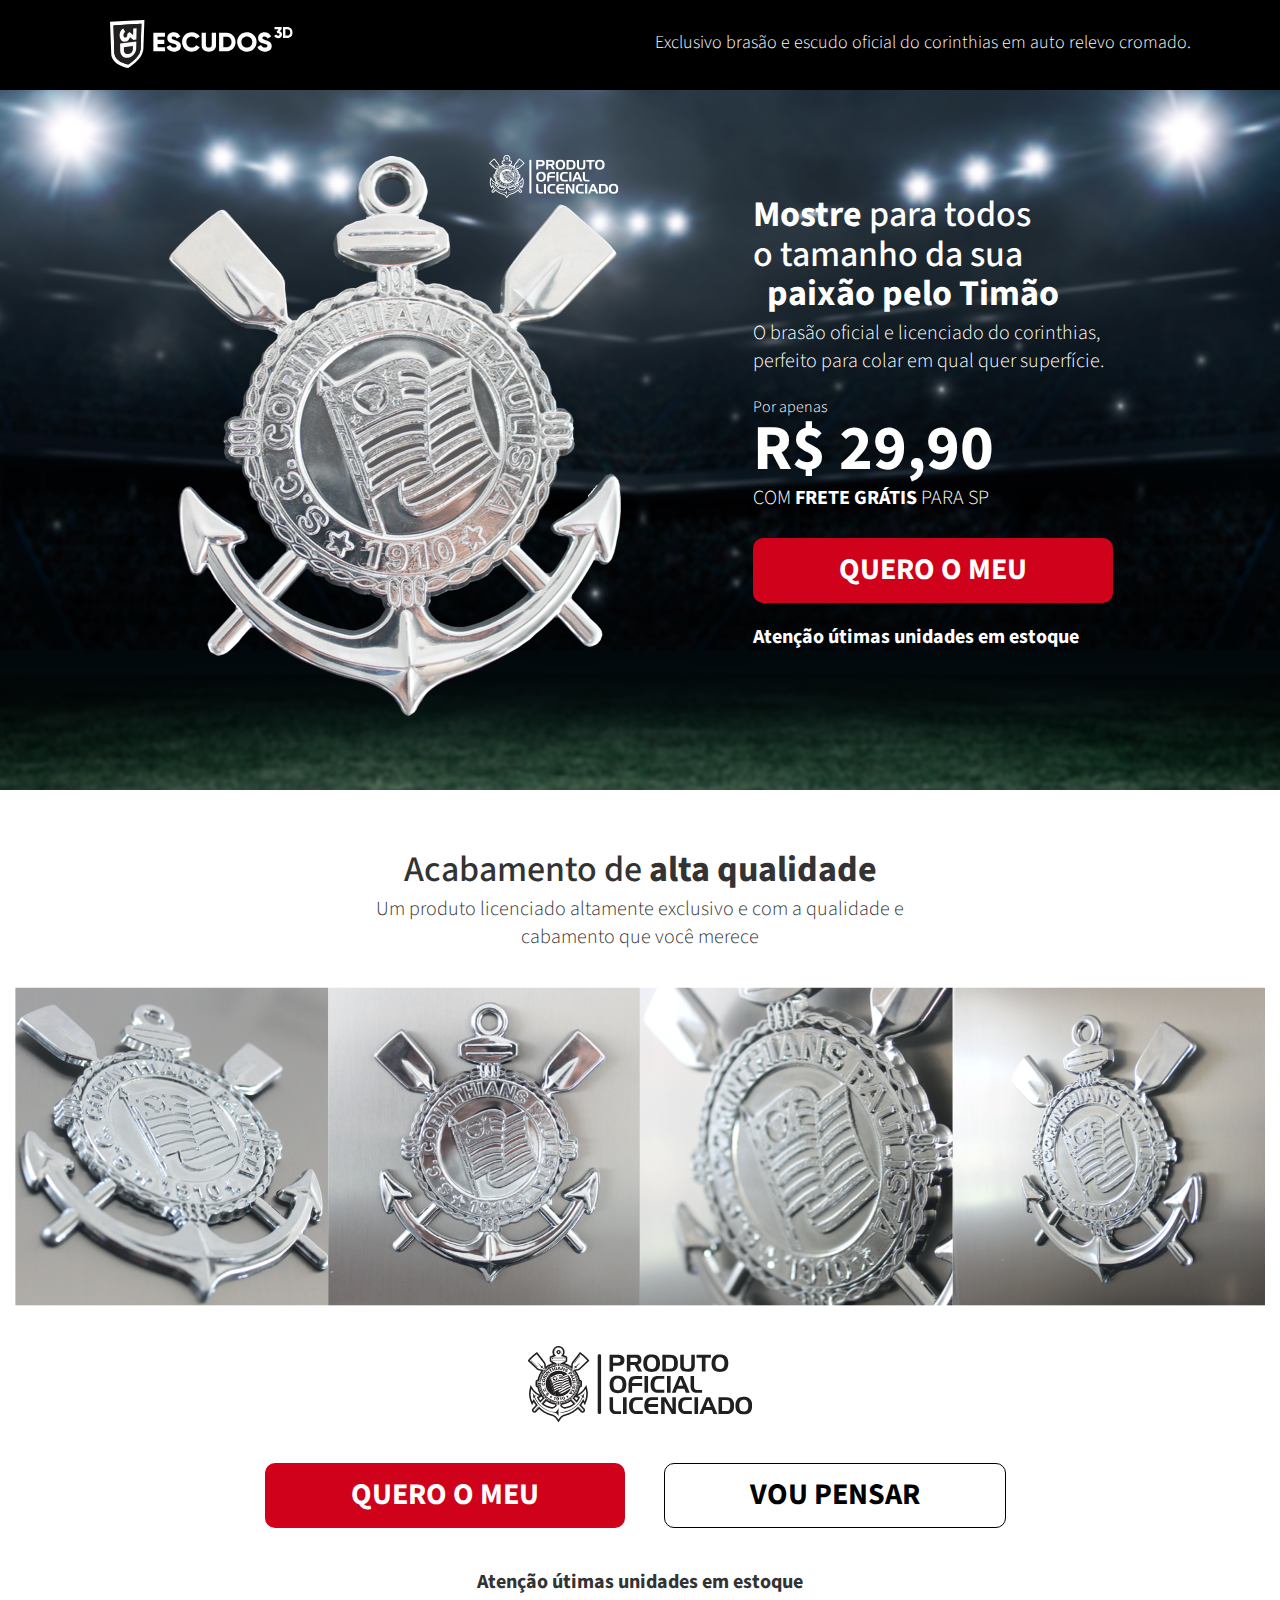
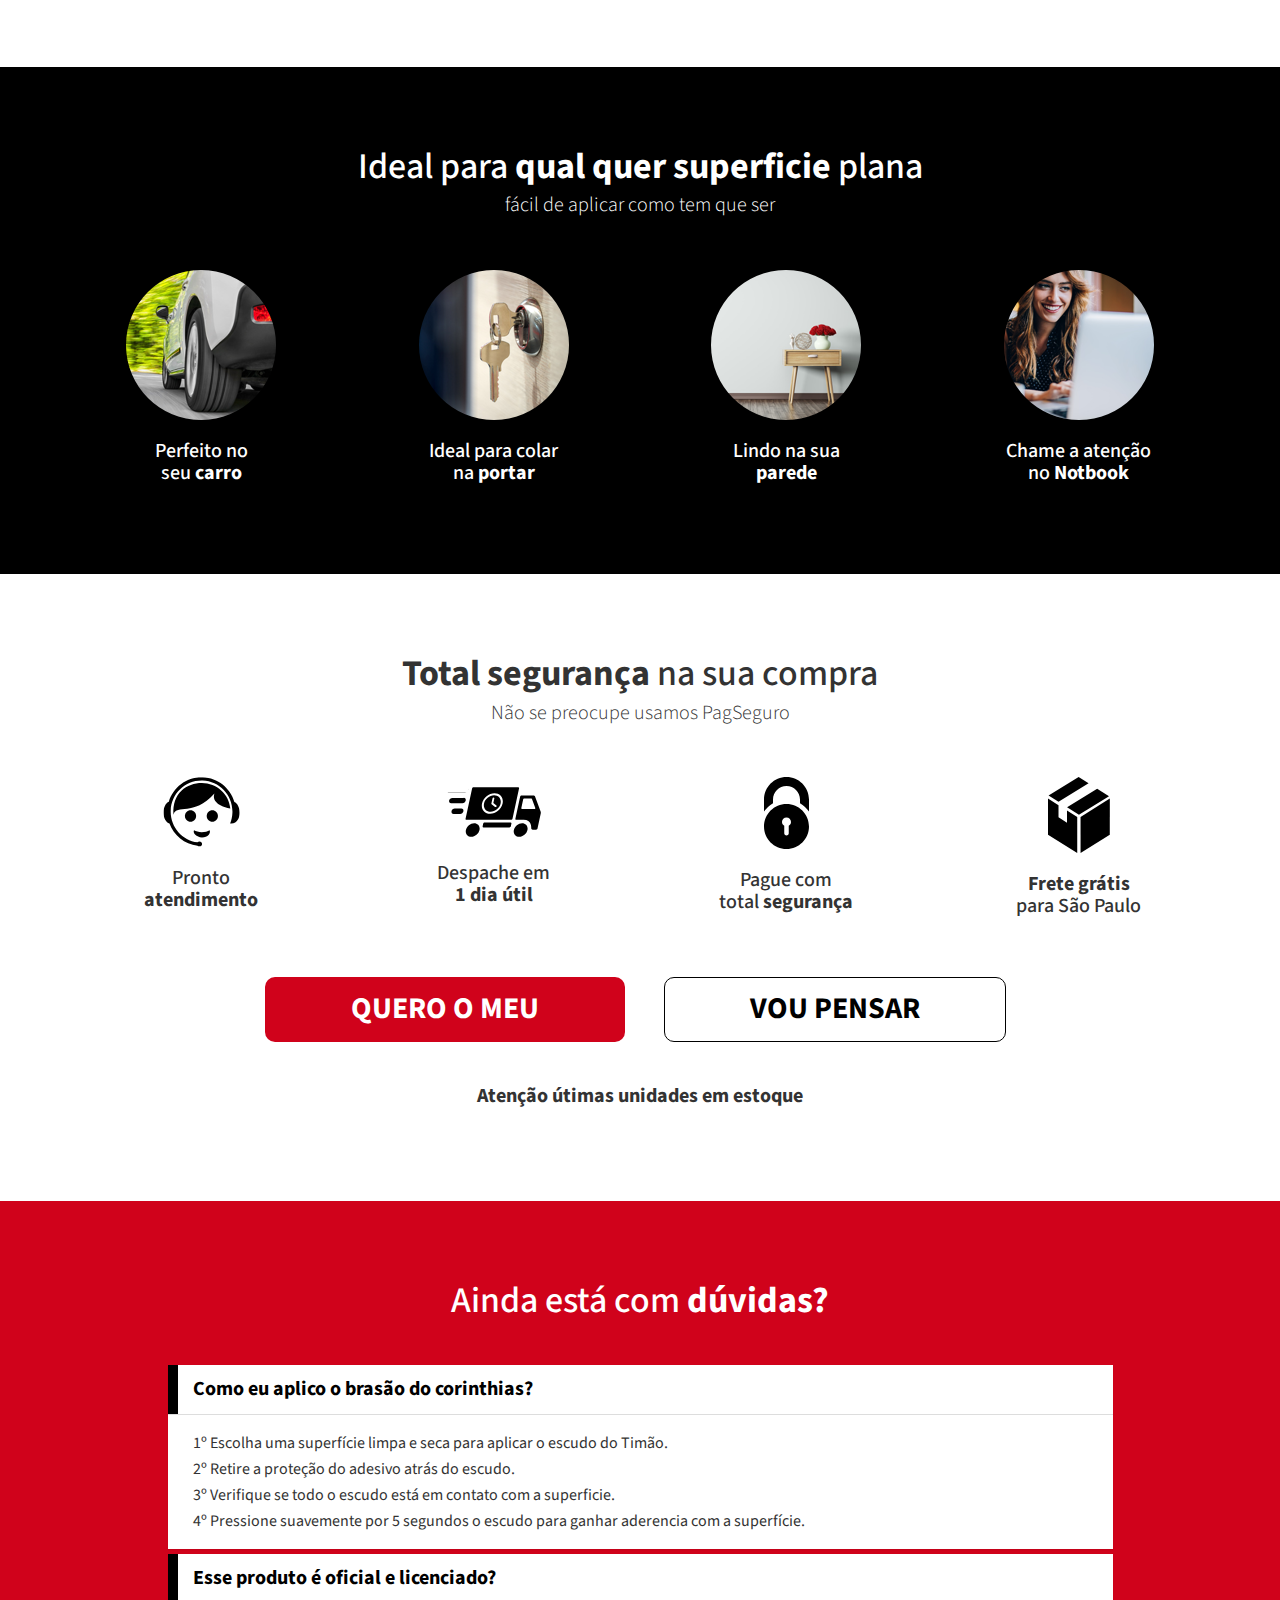
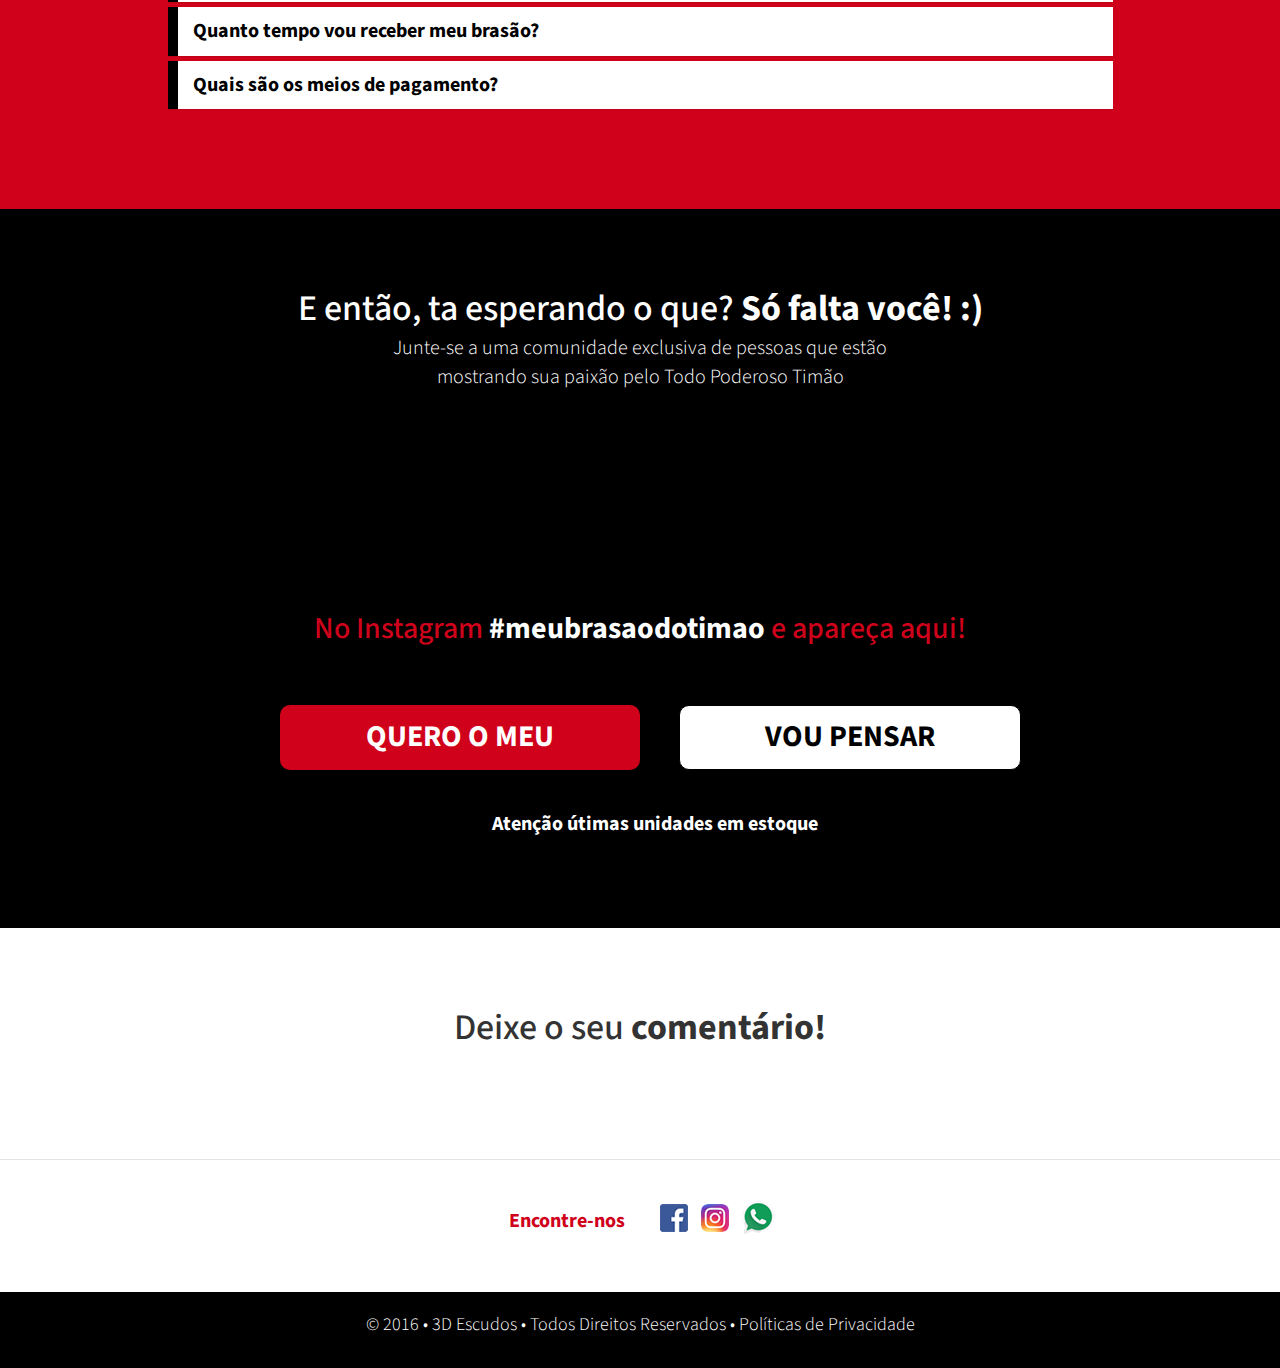
<file: corinthias/index.html>
<!DOCTYPE html>
<html lang="pt-br">
<head>
  <meta charset="utf-8">
  <meta http-equiv="X-UA-Compatible" content="IE=edge">
  <meta name="viewport" content="width=device-width, initial-scale=1">
  <!-- As 3 meta tags acima *devem* vir em primeiro lugar dentro do `head`; qualquer outro conteúdo deve vir *após* essas tags -->
  <title>Brasão do Corinthias | Exclusivo brasão e escudo oficial do corinthias em auto relevo cromado.</title>

  <!-- CSS -->
  <link href="https://fonts.googleapis.com/css?family=Source+Sans+Pro:300,700" rel="stylesheet">
  <link href="https://necolas.github.io/normalize.css/4.1.1/normalize.css" rel="stylesheet">
  <link href="assets/css/bootstrap.min.css" rel="stylesheet">
  <link href="assets/css/main.css" rel="stylesheet">

  <!-- HTML5 shim e Respond.js para suporte no IE8 de elementos HTML5 e media queries -->
  <!-- ALERTA: Respond.js não funciona se você visualizar uma página file:// -->
  <!--[if lt IE 9]>
  <script src="https://oss.maxcdn.com/html5shiv/3.7.2/html5shiv.min.js"></script>
  <script src="https://oss.maxcdn.com/respond/1.4.2/respond.min.js"></script>
  <![endif]-->
</head>
<body>
  <!-- Layout -->
  <!-- <div class="img-bg"></div> -->

  <!-- Header -->
  <header class="header">
    <div class="container">
      <div class="row padding20">
        <div class="col-xs-12 col-lg-3 col-sm-4">
          <img src="assets/img/logo-escudo3d.svg" alt="" class="img-responsive center-block"/>
        </div>
        <div class="col-sm-8 col-lg-6 col-lg-offset-3">
          <p class="header-txt hidden-xs">
            Exclusivo brasão e escudo oficial do corinthias em auto relevo cromado.
          </p>
        </div>
      </div>
    </div>
  </header>

  <!-- Banner -->
  <section class="banner">
    <div class="container">
      <div class="row margin-top35-sm">
        <div class="col-xs-10 col-xs-offset-1 col-sm-6 col-sm-offset-0 col-md-5 col-md-offset-1 col-lg-5 col-lg-offset-1 brasao">
          <img src="assets/img/brasao-corinthias.png" alt="" class="img-responsive" />
        </div>
        <div class="col-xs-12 col-sm-6 col-lg-5 col-lg-offset-1 text-center banner-txt branco">
          <h1><span>Mostre</span> para todos <br class="rwd-break"> o tamanho da sua <br class="rwd-break">  <span> paixão pelo Timão</span></h1>
          <p class="margin-bottom20">O brasão oficial e licenciado do corinthias,<br class="rwd-break"> perfeito para colar em qual quer superfície.</p>
          <small>Por apenas</small>
          <h2>R$ 29,90</h2>
          <p class="text-uppercase margin-bottom25">Com <span>Frete grátis</span> para SP</p>
          <button type="button" name="button" class="btn btn-vermelho text-uppercase">Quero o meu</button>
          <p class="margin-bottom60"><span>Atenção útimas unidades em estoque</span></p>
        </div>
      </div>
    </div>
  </section>

  <!-- Qualidade -->
  <section class="qualidade">
    <div class="container">
      <div class="row text-center margin-top60 margin-bottom25">
        <div class="col-xs-12 col-lg-12">
          <h1>Acabamento de <span>alta qualidade</span></h1>
          <p class="col-xs-12 col-lg-6 col-lg-offset-3">Um produto licenciado altamente exclusivo e com a qualidade e cabamento que você merece</p>
        </div>
      </div>
    </div>
    <div class="container-fluid">
      <div class="row">
        <div class="col-xs-12">
          <img src="assets/img/img-brasao-mobi.png" alt="" class="img-responsive center-block visible-xs"/>
          <img src="assets/img/img-brasao.png" alt="" class="img-responsive center-block hidden-xs"/>
        </div>
      </div>
    </div>
    <div class="container">
      <div class="row">
        <div class="col-xs-12 margin-top40">
          <img src="assets/img/produto-oficial-licenciado.svg" alt="" class="img-responsive center-block"/>
        </div>
      </div>
      <div class="row margin-top40">
        <div class="col-sm-5 col-sm-offset-1 col-lg-4 col-lg-offset-2 col-xs-12">
          <button type="button" name="button" class="btn btn-vermelho text-uppercase center-block">Quero o meu</button>
        </div>
        <div class="col-sm-5 col-lg-4 col-xs-12">
          <button type="button" name="button" class="btn btn-preto text-uppercase center-block">Vou pensar</button>
        </div>
      </div>
      <div class="row text-center margin-bottom60 margin-top20">
        <div class=" col-lg-12 col-xs-12">
          <p class=""><span>Atenção útimas unidades em estoque</span></p>
        </div>
      </div>
    </div>
  </section>

  <!-- Superficie -->
  <section class="superficie">
    <div class="container branco">
      <div class="row">
        <div class="col-xs-12 col-lg-12 text-center margin-top80 margin-bottom40">
          <h1>Ideal para <span>qual quer superficie</span> plana</h1>
          <p>fácil de aplicar como tem que ser</p>
        </div>
      </div>
      <div class="row margin-bottom80">
        <div class="col-xs-12 col-sm-3 text-center">
          <img src="assets/img/carro-superficie.png" alt="" class="img-responsive center-block"/>
          <h3 class="margin-top20">Perfeito no<br class="rwd-break"> seu <span>carro</span></h3>
        </div>
        <div class="col-xs-12 col-sm-3 text-center superficie-img">
          <img src="assets/img/porta-superficie.png" alt="" class="img-responsive center-block"/>
          <h3 class="margin-top20">Ideal para colar <br> na <span>portar</span></h3>
        </div>
        <div class="col-xs-12 col-sm-3 text-center superficie-img">
          <img src="assets/img/parede-superficie.png" alt="" class="img-responsive center-block"/>
          <h3 class="margin-top20">Lindo na sua <br><span>parede</span></h3>
        </div>
        <div class="col-xs-12 col-sm-3 text-center superficie-img">
          <img src="assets/img/notbook-superficie.png" alt="" class="img-responsive center-block"/>
          <h3 class="margin-top20">Chame a atenção<br> no <span>Notbook</span></h3>
        </div>
      </div>
    </div>
  </section>

  <!-- Segurança -->
  <section class="seguranca">
    <div class="container">
      <div class="row">
        <div class="col-xs-12 col-lg-12 text-center margin-top80 margin-bottom40">
          <h1><span>Total segurança</span> na sua compra</h1>
          <p>Não se preocupe usamos PagSeguro</p>
        </div>
      </div>
      <div class="row">
        <div class="col-xs-12 col-sm-3 text-center">
          <img src="assets/img/icon-atendimento.svg" alt="" class="img-responsive center-block"/>
          <h3 class="margin-top20">Pronto <br> <span>atendimento</span></h3>
        </div>
        <div class="col-xs-12 col-sm-3 text-center superficie-img">
          <img src="assets/img/icon-despache.svg" alt="" class="img-responsive center-block margin-top10 margin-bottom25"/>
          <h3 class="margin-top20">Despache em <br> <span>1 dia útil</span></h3>
        </div>
        <div class="col-xs-12 col-sm-3 text-center superficie-img">
          <img src="assets/img/icon-seguranca.svg" alt="" class="img-responsive center-block"/>
          <h3 class="margin-top20">Pague com <br> total <span>segurança</span></h3>
        </div>
        <div class="col-xs-12 col-sm-3 text-center superficie-img">
          <img src="assets/img/icon-frete.svg" alt="" class="img-responsive center-block"/>
          <h3 class="margin-top20"><span>Frete grátis</span> <br> para São Paulo</h3>
        </div>

      </div>
        <div class="row margin-top50">
          <div class="col-sm-5 col-sm-offset-1 col-lg-4 col-lg-offset-2 col-xs-12">
            <button type="button" name="button" class="btn btn-vermelho text-uppercase center-block">Quero o meu</button>
          </div>
          <div class="col-sm-5 col-lg-4 col-xs-12">
            <button type="button" name="button" class="btn btn-preto text-uppercase center-block">Vou pensar</button>
          </div>
        </div>
        <div class="row text-center margin-bottom80 margin-top20">
          <div class=" col-lg-12 col-xs-12">
            <p class=""><span>Atenção útimas unidades em estoque</span></p>
          </div>
        </div>

    </div>
  </section>

  <!-- Dúvidas -->
  <section class="duvidas">
    <div class="container">
      <div class="row">
          <div class="col-xs-12 col-lg-12 text-center margin-top80 margin-bottom40 branco">
            <h1>Ainda está com <span>dúvidas?</span></h1>
          </div>
      </div>
      <div class="row margin-bottom80">
        <div class="col-xs-12 col-sm-10 col-sm-offset-1">
          <div class="panel-group" id="accordion" role="tablist" aria-multiselectable="true">
            <div class="panel panel-default">
              <div class="panel-heading" role="tab" id="headingOne">
                <p class="margin0">
                  <span><a role="button" data-toggle="collapse" data-parent="#accordion" href="#collapseOne" aria-expanded="true" aria-controls="collapseOne">
                    Como eu aplico o brasão do corinthias?
                  </a></span>
                </p>
              </div>
              <div id="collapseOne" class="panel-collapse collapse in" role="tabpanel" aria-labelledby="headingOne">
                <div class="panel-body">
                  1º Escolha uma superfície limpa e seca para aplicar o escudo do Timão.<br>
                  2º Retire a proteção do adesivo atrás do escudo.<br>
                  3º Verifique se todo o escudo está em contato com a superficie. <br>
                  4º Pressione suavemente por 5 segundos o escudo para ganhar aderencia com a superfície.<br>
                </div>
              </div>
            </div>
            <div class="panel panel-default">
              <div class="panel-heading" role="tab" id="headingTwo">
                <p class="margin0">
                  <span><a class="collapsed" role="button" data-toggle="collapse" data-parent="#accordion" href="#collapseTwo" aria-expanded="false" aria-controls="collapseTwo">
                    Esse produto é oficial e licenciado?
                  </a></span>
                </p>
              </div>
              <div id="collapseTwo" class="panel-collapse collapse" role="tabpanel" aria-labelledby="headingTwo">
                <div class="panel-body">
                  Anim pariatur cliche reprehenderit, enim eiusmod high life accusamus terry richardson ad squid. 3 wolf moon officia aute, non cupidatat skateboard dolor brunch. Food truck quinoa nesciunt laborum eiusmod. Brunch 3 wolf moon tempor, sunt aliqua put a bird on it squid single-origin coffee nulla assumenda shoreditch et. Nihil anim keffiyeh helvetica, craft beer labore wes anderson cred nesciunt sapiente ea proident. Ad vegan excepteur butcher vice lomo. Leggings occaecat craft beer farm-to-table, raw denim aesthetic synth nesciunt you probably haven't heard of them accusamus labore sustainable VHS.
                </div>
              </div>
            </div>
            <div class="panel panel-default">
              <div class="panel-heading" role="tab" id="headingThree">
                <p class="margin0">
                  <span><a class="collapsed" role="button" data-toggle="collapse" data-parent="#accordion" href="#collapseThree" aria-expanded="false" aria-controls="collapseThree">
                    Quanto tempo vou receber meu brasão?
                  </a></span>
                </p>
              </div>
              <div id="collapseThree" class="panel-collapse collapse" role="tabpanel" aria-labelledby="headingThree">
                <div class="panel-body">
                  Anim pariatur cliche reprehenderit, enim eiusmod high life accusamus terry richardson ad squid. 3 wolf moon officia aute, non cupidatat skateboard dolor brunch. Food truck quinoa nesciunt laborum eiusmod. Brunch 3 wolf moon tempor, sunt aliqua put a bird on it squid single-origin coffee nulla assumenda shoreditch et. Nihil anim keffiyeh helvetica, craft beer labore wes anderson cred nesciunt sapiente ea proident. Ad vegan excepteur butcher vice lomo. Leggings occaecat craft beer farm-to-table, raw denim aesthetic synth nesciunt you probably haven't heard of them accusamus labore sustainable VHS.
                </div>
              </div>
            </div>
            <div class="panel panel-default">
              <div class="panel-heading" role="tab" id="headingThree">
                <p class="margin0">
                  <span><a class="collapsed" role="button" data-toggle="collapse" data-parent="#accordion" href="#collapseThree" aria-expanded="false" aria-controls="collapseThree">
                    Quais são os meios de pagamento?
                  </a></span>
                </p>
              </div>
              <div id="collapseThree" class="panel-collapse collapse" role="tabpanel" aria-labelledby="headingThree">
                <div class="panel-body">
                  Anim pariatur cliche reprehenderit, enim eiusmod high life accusamus terry richardson ad squid. 3 wolf moon officia aute, non cupidatat skateboard dolor brunch. Food truck quinoa nesciunt laborum eiusmod. Brunch 3 wolf moon tempor, sunt aliqua put a bird on it squid single-origin coffee nulla assumenda shoreditch et. Nihil anim keffiyeh helvetica, craft beer labore wes anderson cred nesciunt sapiente ea proident. Ad vegan excepteur butcher vice lomo. Leggings occaecat craft beer farm-to-table, raw denim aesthetic synth nesciunt you probably haven't heard of them accusamus labore sustainable VHS.
                </div>
              </div>
            </div>
          </div>
        </div>
      </div>
    </div>
  </section>

  <!-- Instagram -->
  <section class="instagram branco">
    <div class="container">
      <div class="row text-center margin-top80 margin-bottom25">
        <div class="col-xs-12 col-lg-12">
          <h1>E então, ta esperando o que? <span>Só falta você! :)</span></h1>
          <p class="col-xs-12 col-lg-6 col-lg-offset-3">Junte-se a uma comunidade exclusiva de pessoas que estão <br> mostrando sua paixão pelo Todo Poderoso Timão</p>
        </div>
      </div>
    </div>
    <div class="container">
      <div class="row">
        <div class="col-xs-12">
          <!-- LightWidget WIDGET -->
          <script src="//lightwidget.com/widgets/lightwidget.js"></script><iframe src="//lightwidget.com/widgets/1efbd237d74f5f268d4b60496321b68c.html" id="lightwidget_1efbd237d7" name="lightwidget_1efbd237d7"  scrolling="no" allowtransparency="true" class="lightwidget-widget" style="width: 100%; border: 0; overflow: hidden;"></iframe>      </div>
      <div class="row">
        <div class="col-xs-12 text-center margin-top20">
          <h4 class="vermelho">No Instagram <span class="branco">#meubrasaodotimao</span> e apareça aqui!</h4>
        </div>
      </div>
    </div>
    <div class="container">
      <div class="row margin-top50">
        <div class="col-sm-5 col-sm-offset-1 col-lg-4 col-lg-offset-2 col-xs-12">
          <button type="button" name="button" class="btn btn-vermelho text-uppercase center-block">Quero o meu</button>
        </div>
        <div class="col-sm-5 col-lg-4 col-xs-12">
          <button type="button" name="button" class="btn btn-preto text-uppercase center-block">Vou pensar</button>
        </div>
      </div>
      <div class="row text-center margin-bottom80 margin-top20">
        <div class=" col-lg-12 col-xs-12">
          <p class=""><span>Atenção útimas unidades em estoque</span></p>
        </div>
      </div>
    </div>
  </section>

  <!-- Comentários -->
  <section class="comentarios">
    <div class="container">
        <div class="row text-center margin-top80 margin-bottom25">
          <div class="col-xs-12 col-lg-12">
            <h1>Deixe o seu <span>comentário!</span></h1>
          </div>
        </div>

        <div class="row">
          <div class="col-xs-12 col-sm-10 col-sm-offset-1 margin-bottom80">
            <div id="fb-root"></div>
            <script>(function(d, s, id) {
              var js, fjs = d.getElementsByTagName(s)[0];
              if (d.getElementById(id)) return;
              js = d.createElement(s); js.id = id;
              js.src = "//connect.facebook.net/pt_BR/sdk.js#xfbml=1&version=v2.8";
              fjs.parentNode.insertBefore(js, fjs);
            }(document, 'script', 'facebook-jssdk'));</script>
            <div class="fb-comments" data-href="https://felipeleiteme.github.io/escudos-3d/corinthias/" data-width="960" data-numposts="4"></div>
           </div>
        </div>

        </div>
    </div>
  </section>

  <!-- Social -->
  <section class="social">
    <div class="container">
      <div class="row margin-top40 margin-bottom40">
        <div class="col-xs-6 ">
          <h3 class="pull-right"><span>Encontre-nos</span></h3>
        </div>
        <div class="col-xs-6 pull-right">
          <img src="assets/img/book.png" alt="" class="icon"/>
          <img src="assets/img/instagram1.png" alt="" class="icon"/>
          <img src="assets/img/whatsapp.png" alt="" class="icon"/>
        </div>

      </div>
    </div>
  </section>

  <!-- Rodapé -->
  <footer class="footer">
    <div class="container">
      <div class="row">
        <div class="col-xs-12 branco margin-top20 margin-bottom20">
          <p class="text-center header-txt">© 2016 • 3D Escudos • Todos Direitos Reservados • Políticas de Privacidade</p>
        </div>
      </div>
    </div>
  </footer>

  <!-- JS -->
  <script src="https://ajax.googleapis.com/ajax/libs/jquery/1.11.3/jquery.min.js"></script>
  <script src="assets/js/bootstrap.min.js"></script>
  <script src="assets/js/main.js"></script>

</body>
</html>
</file>
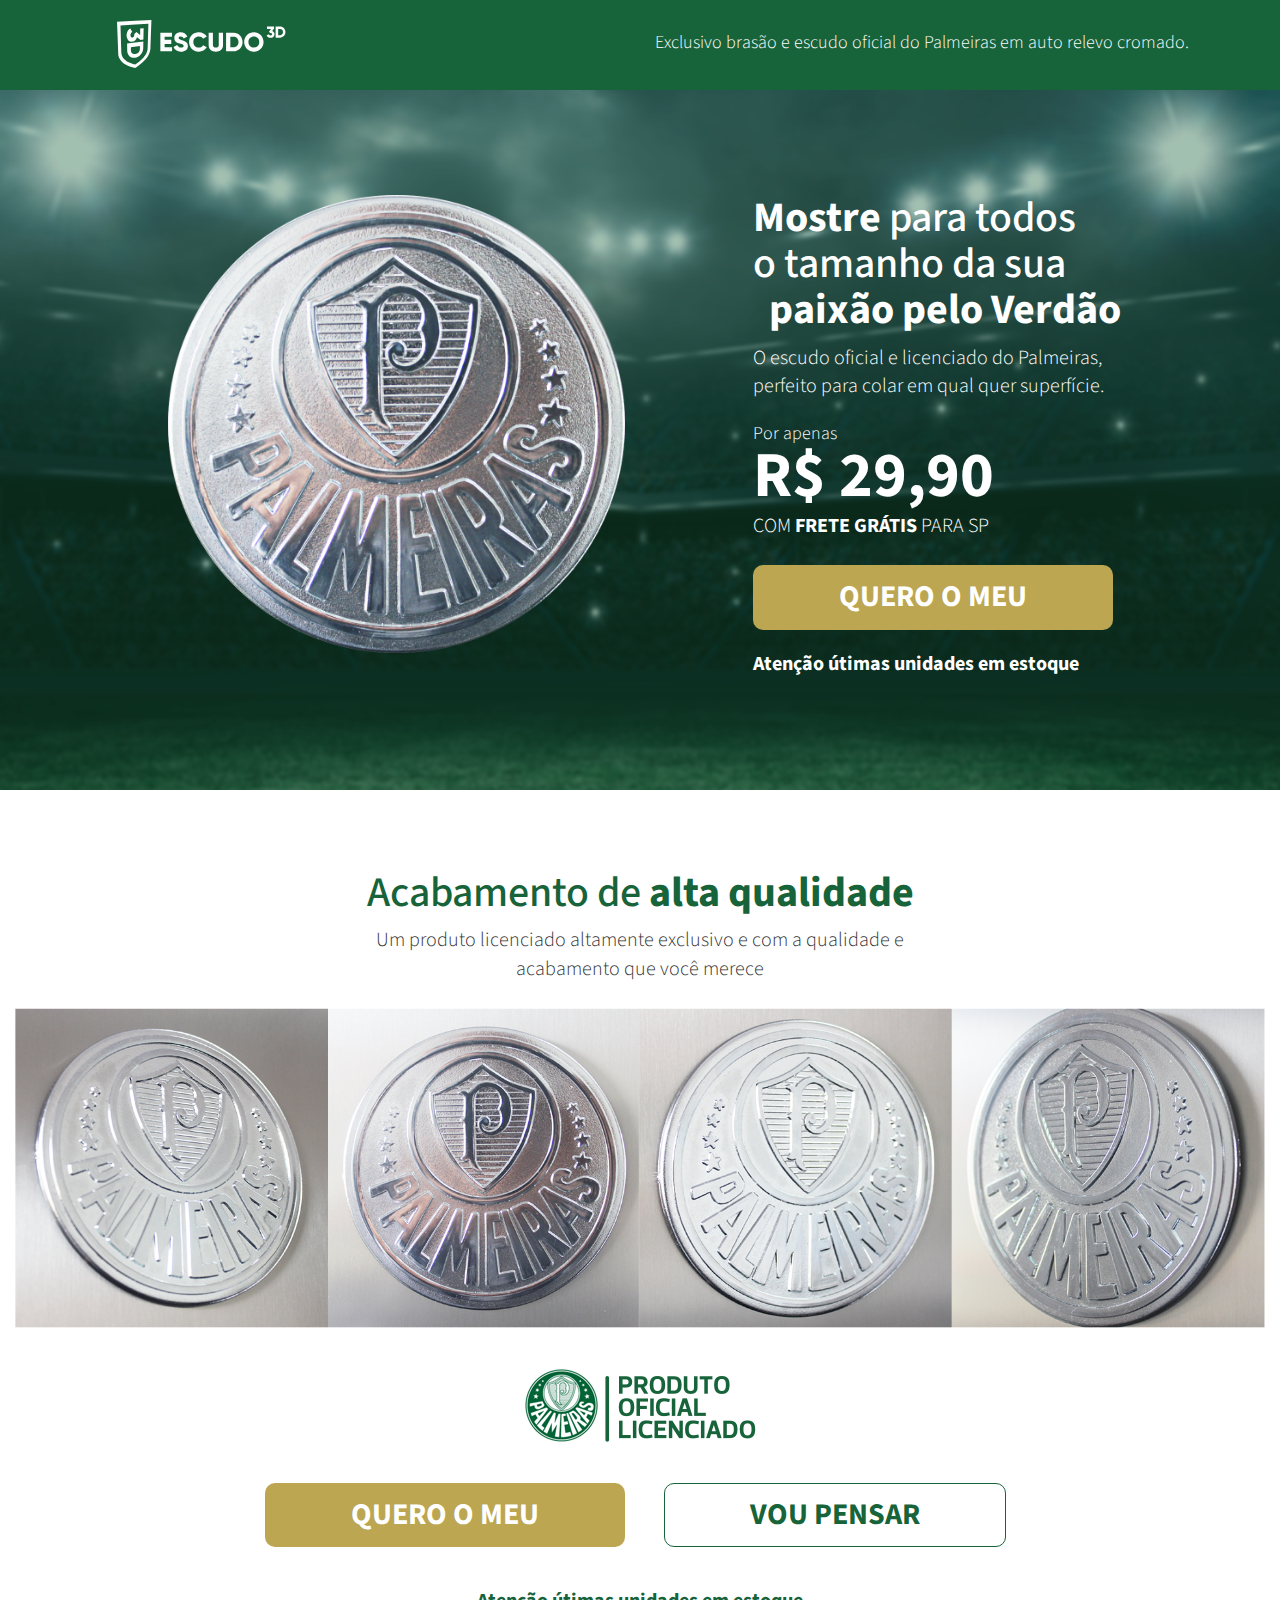
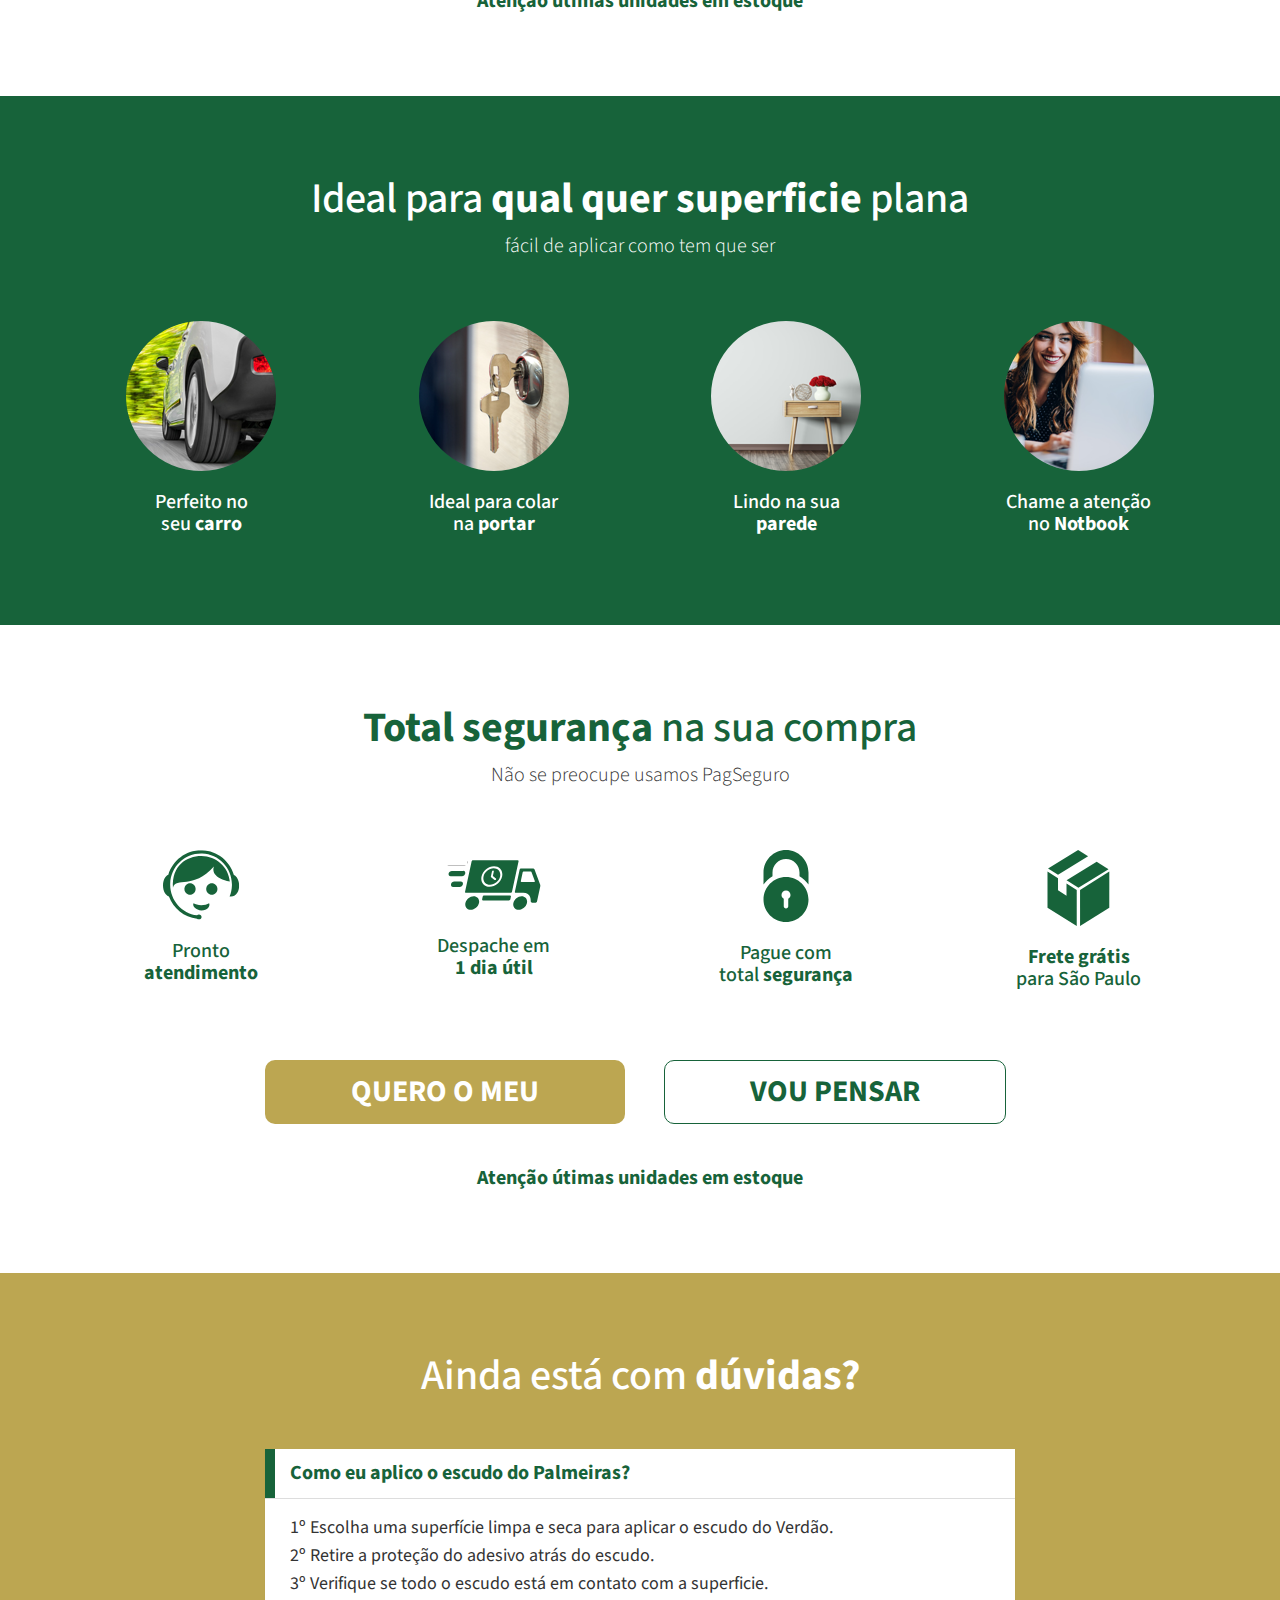
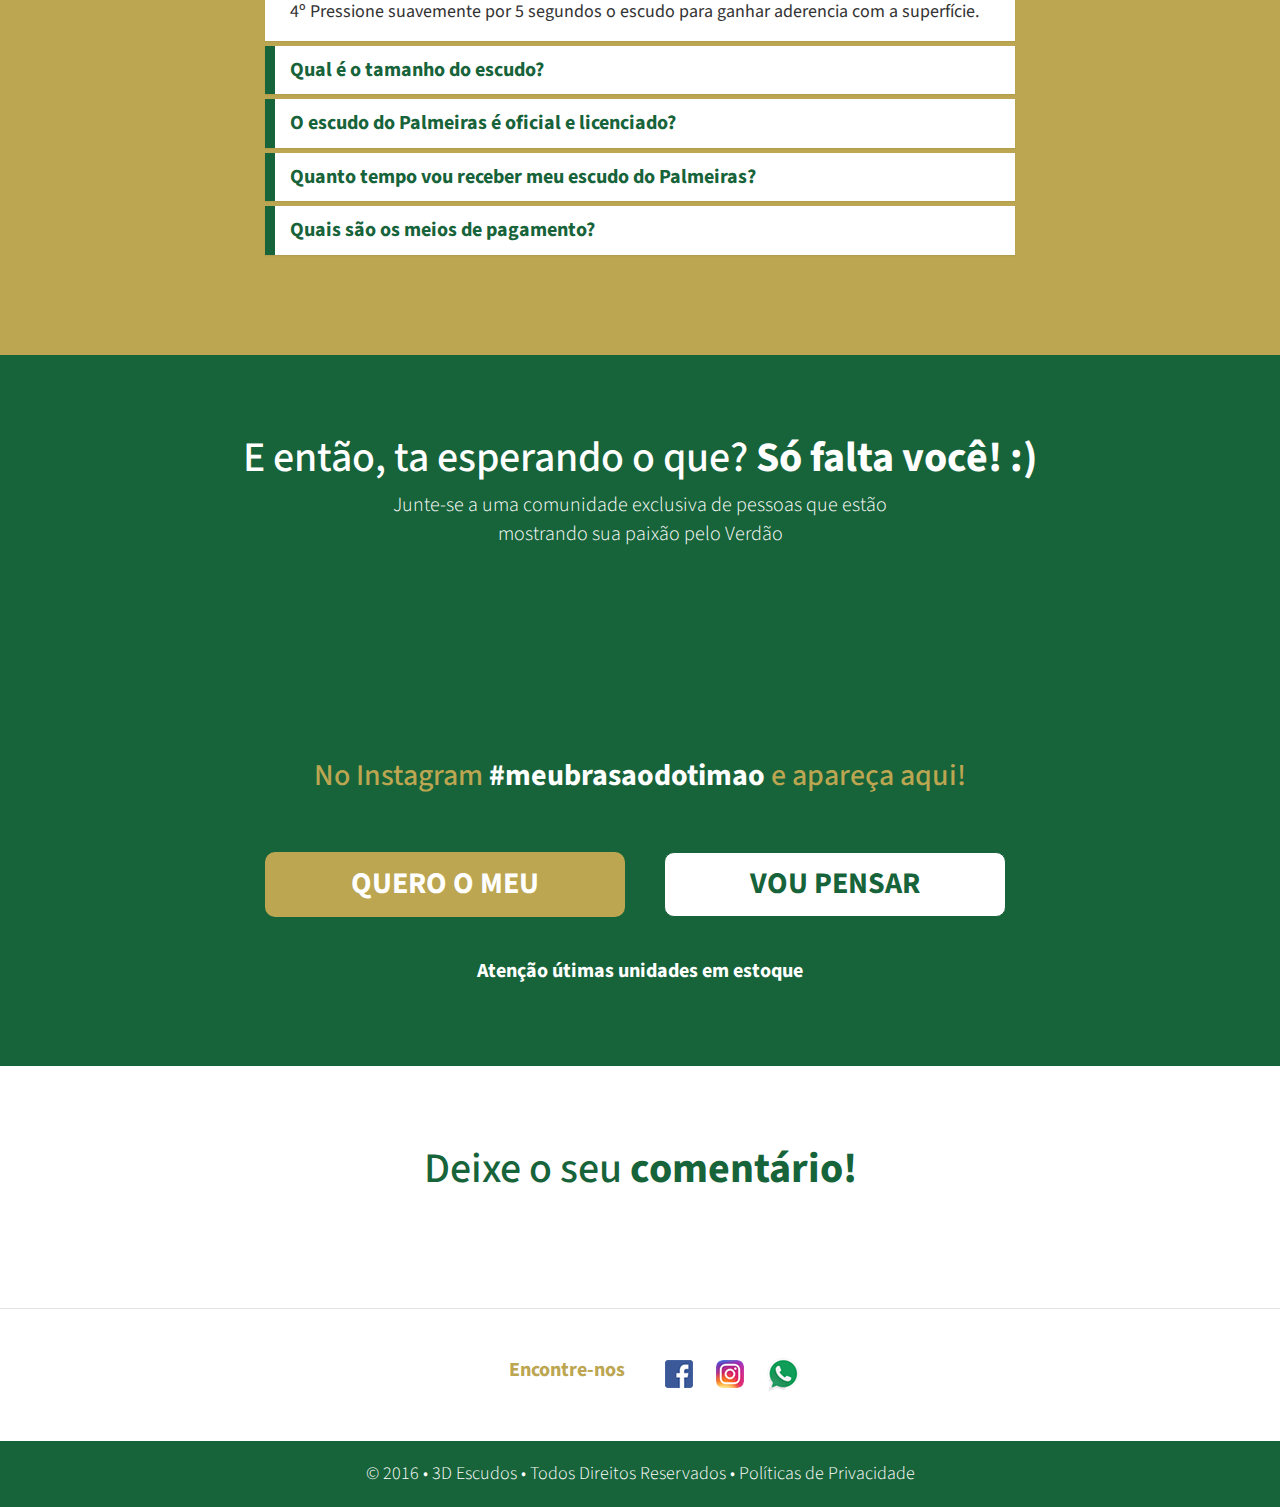
<file: times/palmeiras.html>
<!DOCTYPE html>
<html lang="pt-br">
<head>
  <meta charset="utf-8">
  <meta http-equiv="X-UA-Compatible" content="IE=edge">
  <meta name="viewport" content="width=device-width, initial-scale=1">
  <!-- As 3 meta tags acima *devem* vir em primeiro lugar dentro do `head`; qualquer outro conteúdo deve vir *após* essas tags -->
  <title>Escudo do Palmeiras | Exclusivo brasão e escudo oficial do Palmeiras em auto relevo cromado.</title>

  <!-- CSS -->
  <link href="https://fonts.googleapis.com/css?family=Source+Sans+Pro:300,700" rel="stylesheet">
  <link href="https://necolas.github.io/normalize.css/4.1.1/normalize.css" rel="stylesheet">
  <link href="assets/css/bootstrap.min.css" rel="stylesheet">
  <link href="assets/css/main.css" rel="stylesheet">

  <link rel="icon" type="image/png" sizes="96x96" href="assets/img/favicon/palmeiras-favicon-96x96.png">

  <!-- HTML5 shim e Respond.js para suporte no IE8 de elementos HTML5 e media queries -->
  <!-- ALERTA: Respond.js não funciona se você visualizar uma página file:// -->
  <!--[if lt IE 9]>
  <script src="https://oss.maxcdn.com/html5shiv/3.7.2/html5shiv.min.js"></script>
  <script src="https://oss.maxcdn.com/respond/1.4.2/respond.min.js"></script>
  <![endif]-->
</head>
<body>
  <!-- Layout -->
  <!-- <div class="img-bg"></div> -->

  <!-- Header -->
  <header class="header bg-c-verde">
    <div class="container">
      <div class="row padding20">
        <div class="col-xs-12 col-lg-3 col-sm-4">
          <img src="assets/img/logo-escudo3d.svg" alt="" class="img-responsive center-block"/>
        </div>
        <div class="col-sm-8 col-lg-6 col-lg-offset-3">
          <p class="header-txt hidden-xs branco">
            Exclusivo brasão e escudo oficial do Palmeiras em auto relevo cromado.
          </p>
        </div>
      </div>
    </div>
  </header>

  <!-- Banner -->
  <section class="banner banner-verde">
    <div class="container">
      <div class="row margin-top35-sm">
        <div class="col-xs-10 col-xs-offset-1 col-sm-6 col-sm-offset-0 col-md-5 col-md-offset-1 col-lg-5 col-lg-offset-1 brasao-palmeiras">
          <img src="assets/img/brasao/palmeiras/brasao-palmeiras.png" alt="" class="img-responsive" />
        </div>
        <div class="col-xs-12 col-sm-6 col-lg-5 col-lg-offset-1 text-center banner-txt branco">
          <h1><span>Mostre</span> para todos <br class="rwd-break"> o tamanho da sua <br class="rwd-break">  <span> paixão pelo Verdão</span></h1>
          <p class="margin-bottom20">O escudo oficial e licenciado do Palmeiras,<br class="rwd-break"> perfeito para colar em qual quer superfície.</p>
          <small>Por apenas</small>
          <h2>R$ 29,90</h2>
          <p class="text-uppercase margin-bottom25">Com <span>Frete grátis</span> para SP</p>
          <!-- INICIO FORMULARIO BOTAO PAGSEGURO -->
          <form action="https://pagseguro.uol.com.br/checkout/v2/payment.html" method="post">
            <!-- NÃO EDITE OS COMANDOS DAS LINHAS ABAIXO -->
            <input type="hidden" name="code" value="4CE30E67DADAD5E994FF4FADBBBE3A6C" />
            <input type="hidden" name="iot" value="button" />
            <button type="image" name="button" class="btn btn-dourado text-uppercase" name="submit">Quero o meu</button>
          </form>
          <!-- FINAL FORMULARIO BOTAO PAGSEGURO -->
          <p class="margin-bottom60"><span>Atenção útimas unidades em estoque</span></p>
        </div>
      </div>
    </div>
  </section>

  <!-- Qualidade -->
  <section class="qualidade">
    <div class="container">
      <div class="row text-center margin-top80 margin-bottom25">
        <div class="col-xs-12 col-lg-12">
          <h1 class="verde">Acabamento de <span>alta qualidade</span></h1>
          <p class="col-xs-12 col-lg-6 col-lg-offset-3">Um produto licenciado altamente exclusivo e com a qualidade e acabamento que você merece</p>
        </div>
      </div>
    </div>
    <div class="container-fluid">
      <div class="row">
        <div class="col-xs-12">
          <img src="assets/img/brasao/palmeiras/img-brasao-mobi.png" alt="" class="img-responsive center-block visible-xs"/>
          <img src="assets/img/brasao/palmeiras/img-brasao.png" alt="" class="img-responsive center-block hidden-xs"/>
        </div>
      </div>
    </div>
    <div class="container">
      <div class="row">
        <div class="col-xs-12 margin-top40">
          <img src="assets/img/selo/palmeiras-produto-oficial-licenciado.png" alt="" class="img-responsive center-block"/>
        </div>
      </div>
      <div class="row margin-top40">
        <div class="col-sm-5 col-sm-offset-1 col-lg-4 col-lg-offset-2 col-xs-12">
          <!-- INICIO FORMULARIO BOTAO PAGSEGURO -->
          <form action="https://pagseguro.uol.com.br/checkout/v2/payment.html" method="post">
            <!-- NÃO EDITE OS COMANDOS DAS LINHAS ABAIXO -->
            <input type="hidden" name="code" value="4CE30E67DADAD5E994FF4FADBBBE3A6C" />
            <input type="hidden" name="iot" value="button" />
            <button type="image" name="button" class="btn btn-dourado text-uppercase center-block" name="submit">Quero o meu</button>
          </form>
          <!-- FINAL FORMULARIO BOTAO PAGSEGURO -->
        </div>
        <div class="col-sm-5 col-lg-4 col-xs-12">
          <button type="button" name="button" class="btn btn-verde text-uppercase center-block" data-toggle="modal" data-target=".bs-example-modal-lg">Vou pensar</button>
        </div>
      </div>
      <div class="row text-center margin-bottom80 margin-top20">
        <div class=" col-lg-12 col-xs-12">
          <p class="verde"><span>Atenção útimas unidades em estoque</span></p>
        </div>
      </div>
    </div>
  </section>

  <!-- Superficie -->
  <section class="superficie bg-c-verde">
    <div class="container branco">
      <div class="row">
        <div class="col-xs-12 col-lg-12 text-center margin-top80 margin-bottom60">
          <h1>Ideal para <span>qual quer superficie</span> plana</h1>
          <p>fácil de aplicar como tem que ser</p>
        </div>
      </div>
      <div class="row margin-bottom80">
        <div class="col-xs-12 col-sm-3 text-center">
          <img src="assets/img/carro-superficie.png" alt="" class="img-responsive center-block"/>
          <h3 class="margin-top20">Perfeito no<br class="rwd-break"> seu <span>carro</span></h3>
        </div>
        <div class="col-xs-12 col-sm-3 text-center superficie-img">
          <img src="assets/img/porta-superficie.png" alt="" class="img-responsive center-block"/>
          <h3 class="margin-top20">Ideal para colar <br> na <span>portar</span></h3>
        </div>
        <div class="col-xs-12 col-sm-3 text-center superficie-img">
          <img src="assets/img/parede-superficie.png" alt="" class="img-responsive center-block"/>
          <h3 class="margin-top20">Lindo na sua <br><span>parede</span></h3>
        </div>
        <div class="col-xs-12 col-sm-3 text-center superficie-img">
          <img src="assets/img/notbook-superficie.png" alt="" class="img-responsive center-block"/>
          <h3 class="margin-top20">Chame a atenção<br> no <span>Notbook</span></h3>
        </div>
      </div>
    </div>
  </section>

  <!-- Segurança -->
  <section class="seguranca">
    <div class="container">
      <div class="row">
        <div class="col-xs-12 col-lg-12 text-center margin-top80 margin-bottom60">
          <h1 class="verde"><span>Total segurança</span> na sua compra</h1>
          <p>Não se preocupe usamos PagSeguro</p>
        </div>
      </div>
      <div class="row">
        <div class="col-xs-12 col-sm-3 text-center">
          <img src="assets/img/icon/verde/icon-atendimento.svg" alt="" class="img-responsive center-block"/>
          <h3 class="margin-top20 verde">Pronto <br> <span>atendimento</span></h3>
        </div>
        <div class="col-xs-12 col-sm-3 text-center superficie-img">
          <img src="assets/img/icon/verde/icon-despache.svg" alt="" class="img-responsive center-block margin-top10 margin-bottom25"/>
          <h3 class="margin-top20 verde">Despache em <br> <span>1 dia útil</span></h3>
        </div>
        <div class="col-xs-12 col-sm-3 text-center superficie-img">
          <img src="assets/img/icon/verde/icon-seguranca.svg" alt="" class="img-responsive center-block"/>
          <h3 class="margin-top20 verde">Pague com <br> total <span>segurança</span></h3>
        </div>
        <div class="col-xs-12 col-sm-3 text-center superficie-img">
          <img src="assets/img/icon/verde/icon-frete.svg" alt="" class="img-responsive center-block"/>
          <h3 class="margin-top20 verde"><span>Frete grátis</span> <br> para São Paulo</h3>
        </div>

      </div>
      <div class="row margin-top60">
        <div class="col-sm-5 col-sm-offset-1 col-lg-4 col-lg-offset-2 col-xs-12">
          <!-- INICIO FORMULARIO BOTAO PAGSEGURO -->
          <form action="https://pagseguro.uol.com.br/checkout/v2/payment.html" method="post">
            <!-- NÃO EDITE OS COMANDOS DAS LINHAS ABAIXO -->
            <input type="hidden" name="code" value="4CE30E67DADAD5E994FF4FADBBBE3A6C" />
            <input type="hidden" name="iot" value="button" />
            <button type="image" name="button" class="btn btn-dourado text-uppercase center-block" name="submit">Quero o meu</button>
          </form>
          <!-- FINAL FORMULARIO BOTAO PAGSEGURO -->
        </div>
        <div class="col-sm-5 col-lg-4 col-xs-12">
          <button type="button" name="button" class="btn btn-verde text-uppercase center-block" data-toggle="modal" data-target=".bs-example-modal-lg">Vou pensar</button>
        </div>
      </div>
      <div class="row text-center margin-bottom80 margin-top20">
        <div class=" col-lg-12 col-xs-12">
          <p class="verde"><span>Atenção útimas unidades em estoque</span></p>
        </div>
      </div>

    </div>
  </section>

  <!-- Dúvidas -->
  <section class="duvidas bg-c-dourado">
    <div class="container">
      <div class="row">
        <div class="col-xs-12 col-lg-12 text-center margin-top80 margin-bottom40 branco">
          <h1>Ainda está com <span>dúvidas?</span></h1>
        </div>
      </div>
      <div class="row margin-bottom80">
        <div class="col-xs-12 col-sm-8 col-sm-offset-2">
          <div class="panel-group" id="accordion" role="tablist" aria-multiselectable="true">
            <div class="panel panel-default">
              <div class="panel-heading border-verde" role="tab" id="headingOne">
                <p class="margin0">
                  <span><a role="button" data-toggle="collapse" data-parent="#accordion" href="#collapseOne" aria-expanded="true" aria-controls="collapseOne" class="verde">
                    Como eu aplico o escudo do Palmeiras?
                  </a></span>
                </p>
              </div>
              <div id="collapseOne" class="panel-collapse collapse in" role="tabpanel" aria-labelledby="headingOne">
                <div class="panel-body">
                  1º Escolha uma superfície limpa e seca para aplicar o escudo do Verdão.<br>
                  2º Retire a proteção do adesivo atrás do escudo.<br>
                  3º Verifique se todo o escudo está em contato com a superficie. <br>
                  4º Pressione suavemente por 5 segundos o escudo para ganhar aderencia com a superfície.<br>
                </div>
              </div>
            </div>
            <div class="panel panel-default">
              <div class="panel-heading border-verde" role="tab" id="headingTwo">
                <p class="margin0">
                  <span><a class="collapsed verde" role="button" data-toggle="collapse" data-parent="#accordion" href="#collapseTwo" aria-expanded="false" aria-controls="collapseTwo">
                    Qual é o tamanho do escudo?
                  </a></span>
                </p>
              </div>
              <div id="collapseTwo" class="panel-collapse collapse" role="tabpanel" aria-labelledby="headingTwo">
                <div class="panel-body">
                  O escudo tem 13 cm de altura por 10,5 cm largura.
                </div>
              </div>
            </div>
            <div class="panel panel-default">
              <div class="panel-heading border-verde" role="tab" id="headingThree">
                <p class="margin0">
                  <span><a class="collapsed verde" role="button" data-toggle="collapse" data-parent="#accordion" href="#collapseThree" aria-expanded="false" aria-controls="collapseThree">
                    O escudo do Palmeiras é oficial e licenciado?
                  </a></span>
                </p>
              </div>
              <div id="collapseThree" class="panel-collapse collapse" role="tabpanel" aria-labelledby="headingThree">
                <div class="panel-body">
                  Sim, é um produto exclusivo na internet e oficial do Palmeiras.
                </div>
              </div>
            </div>
            <div class="panel panel-default">
              <div class="panel-heading border-verde" role="tab" id="headingThree">
                <p class="margin0">
                  <span><a class="collapsed verde" role="button" data-toggle="collapse" data-parent="#accordion" href="#collapseFour" aria-expanded="false" aria-controls="collapseFour">
                    Quanto tempo vou receber meu escudo do Palmeiras?
                  </a></span>
                </p>
              </div>
              <div id="collapseFour" class="panel-collapse collapse" role="tabpanel" aria-labelledby="headingFour">
                <div class="panel-body">
                  Dispachamos o escudo em até 3 dias úteis mais o tempo de trasporte do Correios, que pode variar dependendo da região.
                </div>
              </div>
            </div>

            <div class="panel panel-default">
              <div class="panel-heading border-verde" role="tab" id="headingThree">
                <p class="margin0">
                  <span><a class="collapsed verde" role="button" data-toggle="collapse" data-parent="#accordion" href="#collapseFive" aria-expanded="false" aria-controls="collapseFive">
                    Quais são os meios de pagamento?
                  </a></span>
                </p>
              </div>
              <div id="collapseFive" class="panel-collapse collapse" role="tabpanel" aria-labelledby="headingFive">
                <div class="panel-body">
                  Para maior segurança usamos como meio de pagamento o serviço UOL PagSeguro, ele aceita as principais bandeiras de cartão com total segurança.
                </div>
              </div>
            </div>

          </div>
        </div>
      </div>
    </div>
  </section>

  <!-- Instagram -->
  <section class="instagram branco bg-c-verde">
    <div class="container">
      <div class="row text-center margin-top80 margin-bottom25">
        <div class="col-xs-12 col-lg-12">
          <h1>E então, ta esperando o que? <span>Só falta você! :)</span></h1>
          <p class="col-xs-12 col-lg-6 col-lg-offset-3">Junte-se a uma comunidade exclusiva de pessoas que estão <br> mostrando sua paixão pelo Verdão</p>
        </div>
      </div>

      <div class="row">
        <div class="col-xs-12">
          <!-- LightWidget WIDGET -->
          <script src="//lightwidget.com/widgets/lightwidget.js"></script><iframe src="//lightwidget.com/widgets/1efbd237d74f5f268d4b60496321b68c.html" id="lightwidget_1efbd237d7" name="lightwidget_1efbd237d7"  scrolling="no" allowtransparency="true" class="lightwidget-widget hidden-xs" style="width: 100%; border: 0; overflow: hidden;"></iframe>      </div>
          <div class="row">
            <div class="col-xs-12 text-center margin-top20">
              <h4 class="dourado">No Instagram <span class="branco">#meubrasaodotimao</span> e apareça aqui!</h4>
            </div>
          </div>
        </div>

        <div class="row margin-top50">
          <div class="col-sm-5 col-sm-offset-1 col-lg-4 col-lg-offset-2 col-xs-12">
            <!-- INICIO FORMULARIO BOTAO PAGSEGURO -->
            <form action="https://pagseguro.uol.com.br/checkout/v2/payment.html" method="post">
              <!-- NÃO EDITE OS COMANDOS DAS LINHAS ABAIXO -->
              <input type="hidden" name="code" value="4CE30E67DADAD5E994FF4FADBBBE3A6C" />
              <input type="hidden" name="iot" value="button" />
              <button type="image" name="button" class="btn btn-dourado text-uppercase center-block" name="submit">Quero o meu</button>
            </form>
            <!-- FINAL FORMULARIO BOTAO PAGSEGURO -->
          </div>
          <div class="col-sm-5 col-lg-4 col-xs-12">
            <button type="button" class="btn btn-verde text-uppercase center-block" data-toggle="modal" data-target=".bs-example-modal-lg">Vou pensar</button>
          </div>
        </div>
        <div class="row text-center margin-bottom80 margin-top20">
          <div class=" col-lg-12 col-xs-12">
            <p class=""><span>Atenção útimas unidades em estoque</span></p>
          </div>
        </div>
      </div>
    </section>

    <!-- Comentários -->
    <section class="comentarios">
      <div class="container">
        <div class="row text-center margin-top80 margin-bottom25">
          <div class="col-xs-12 col-lg-12">
            <h1 class="verde">Deixe o seu <span>comentário!</span></h1>
          </div>
        </div>

        <div class="row">
          <div class="col-xs-12 col-sm-10 col-sm-offset-1 margin-bottom80">
            <div id="fb-root"></div>
            <script>(function(d, s, id) {
              var js, fjs = d.getElementsByTagName(s)[0];
              if (d.getElementById(id)) return;
              js = d.createElement(s); js.id = id;
              js.src = "//connect.facebook.net/pt_BR/sdk.js#xfbml=1&version=v2.8";
              fjs.parentNode.insertBefore(js, fjs);
            }(document, 'script', 'facebook-jssdk'));</script>
            <div class="fb-comments" data-href="https://felipeleiteme.github.io/escudos-3d/corinthians/" data-width="960" data-numposts="4"></div>
          </div>
        </div>

      </div>
    </div>
  </section>

  <!-- Social -->
  <section class="social">
    <div class="container">
      <div class="row margin-top40 margin-bottom40">
        <div class="col-xs-6 ">
          <h3 class="pull-right"><span class="dourado">Encontre-nos</span></h3>
        </div>
        <div class="col-xs-6 pull-right">
          <img src="assets/img/book.png" alt="" class="icon"/>
          <img src="assets/img/instagram1.png" alt="" class="icon"/>
          <img src="assets/img/whatsapp.png" alt="" class="icon"/>
        </div>

      </div>
    </div>
  </section>

  <!-- Rodapé -->
  <footer class="footer bg-c-verde">
    <div class="container">
      <div class="row">
        <div class="col-xs-12 branco margin-top20 margin-bottom20">
          <p class="text-center header-txt">© 2016 • 3D Escudos • Todos Direitos Reservados • Políticas de Privacidade</p>
        </div>
      </div>
    </div>
  </footer>

  <!-- Modal -->
  <div class="modal fade bs-example-modal-lg branco" tabindex="-1" role="dialog" aria-labelledby="myLargeModalLabel">
    <div class="modal-dialog" role="document">
      <div class="modal-content bg-c-verde">
        <div class="row margin-row">
          <div class="modal-body col-md-5 hidden-xs hidden-sm">
            <img src="assets/img/modal/img-brasao-palmeiras.png" alt="img-responsive " />
          </div>
          <div class="col-xs-12 col-sm-10 col-sm-offset-1 col-md-6 col-md-offset-0">
            <div class="text-center padding-left20-md">
              <p class="txt-modal">Que tal um </p>
              <h1 class="titulo-modal"><span class="text-uppercase">Desconto surpresa?</span></h1>
              <input type="text" placeholder="Deixe seu e-mail e decubra" class="form-control center-block margin-top30" id="recipient-name">
              <button type="button" class="btn btn-dourado-modal text-uppercase center-block" data-toggle="modal" data-target=".bs-example-modal-lg">Receber desconto</button>
              <p class="paragrafo-modal">Aproveite essa oportunidade única de mostrar toda a sua paixão pelo verdão!</p>
            </div>
          </div>
          <div class="modal-fechar">
            <button type="button" class="close" data-dismiss="modal" aria-label="Close"><span aria-hidden="true"><img src="assets/img/fechar.svg" alt="center-block" /></span></button>
          </div>
        </div>
      </div>
    </div>
  </div>

  <!-- JS -->
  <script src="https://ajax.googleapis.com/ajax/libs/jquery/1.11.3/jquery.min.js"></script>
  <script src="assets/js/bootstrap.min.js"></script>
  <script src="assets/js/main.js"></script>

</body>
</html>
</file>
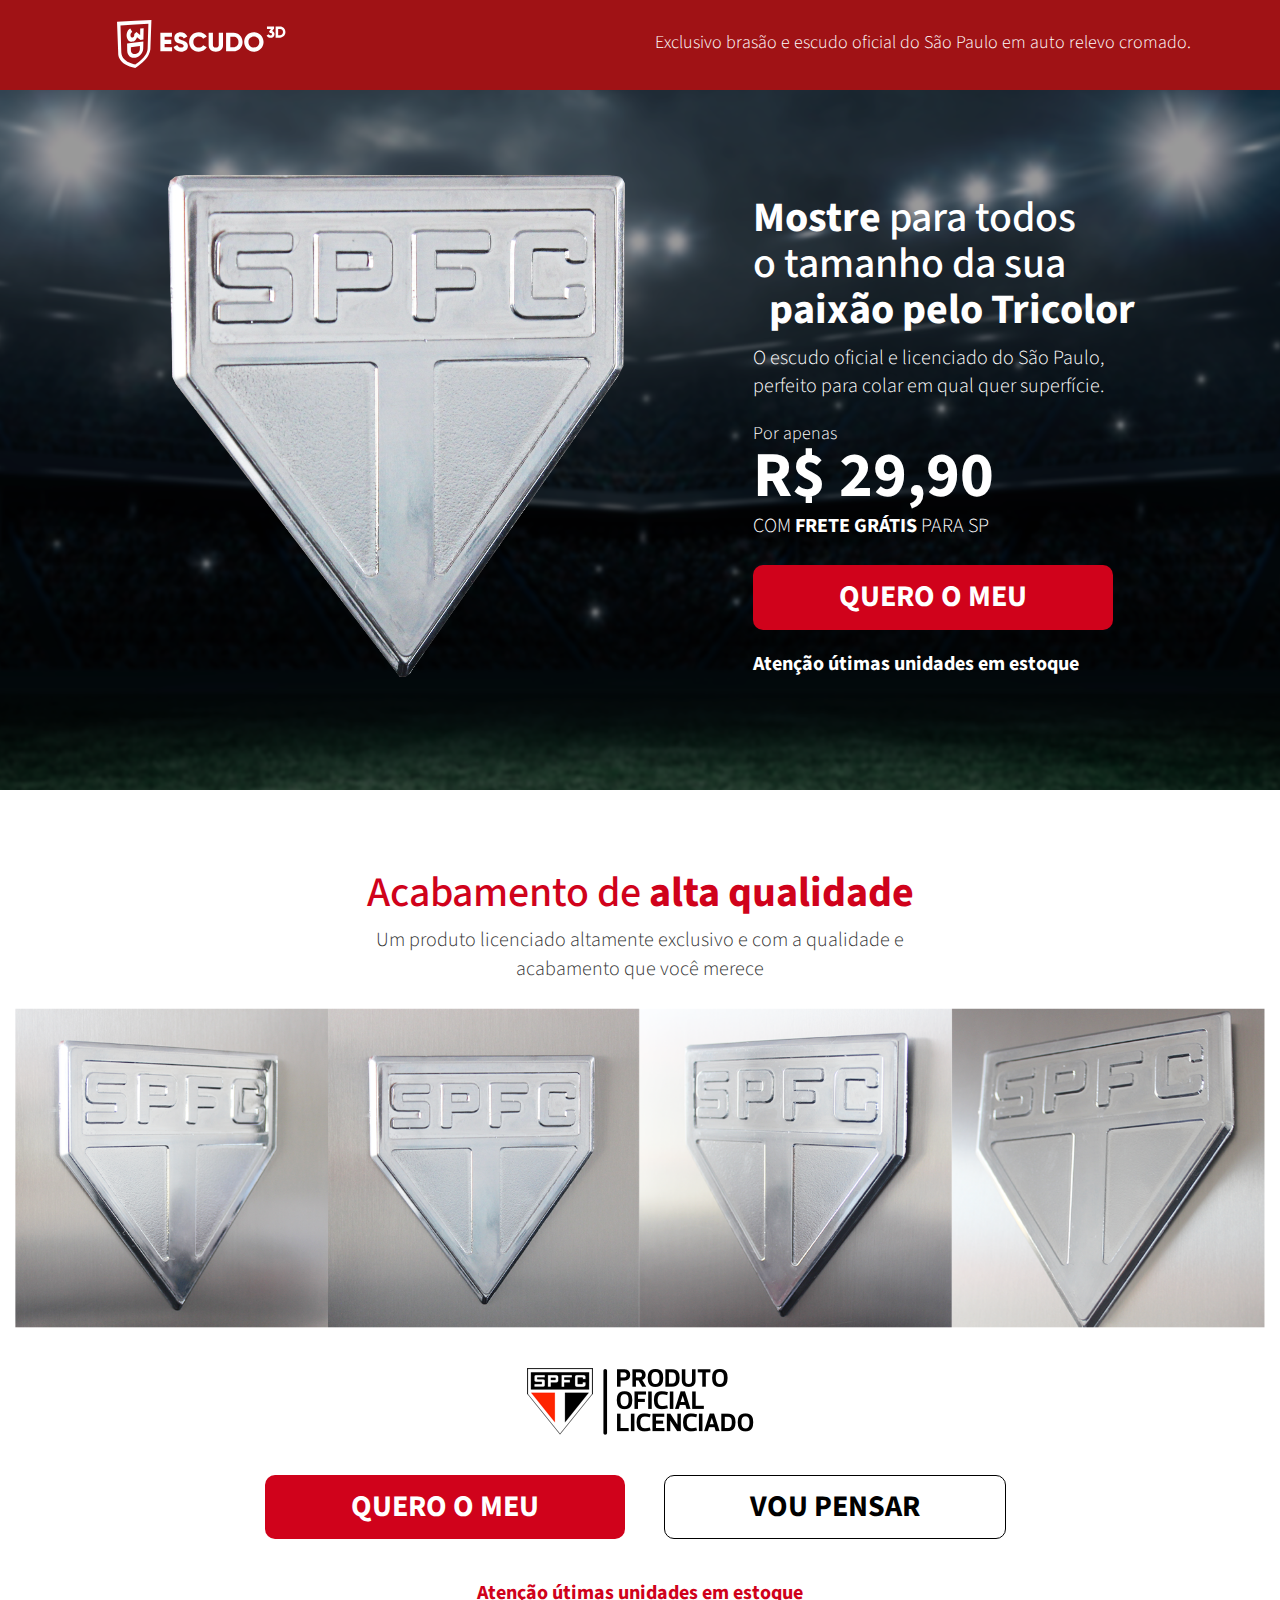
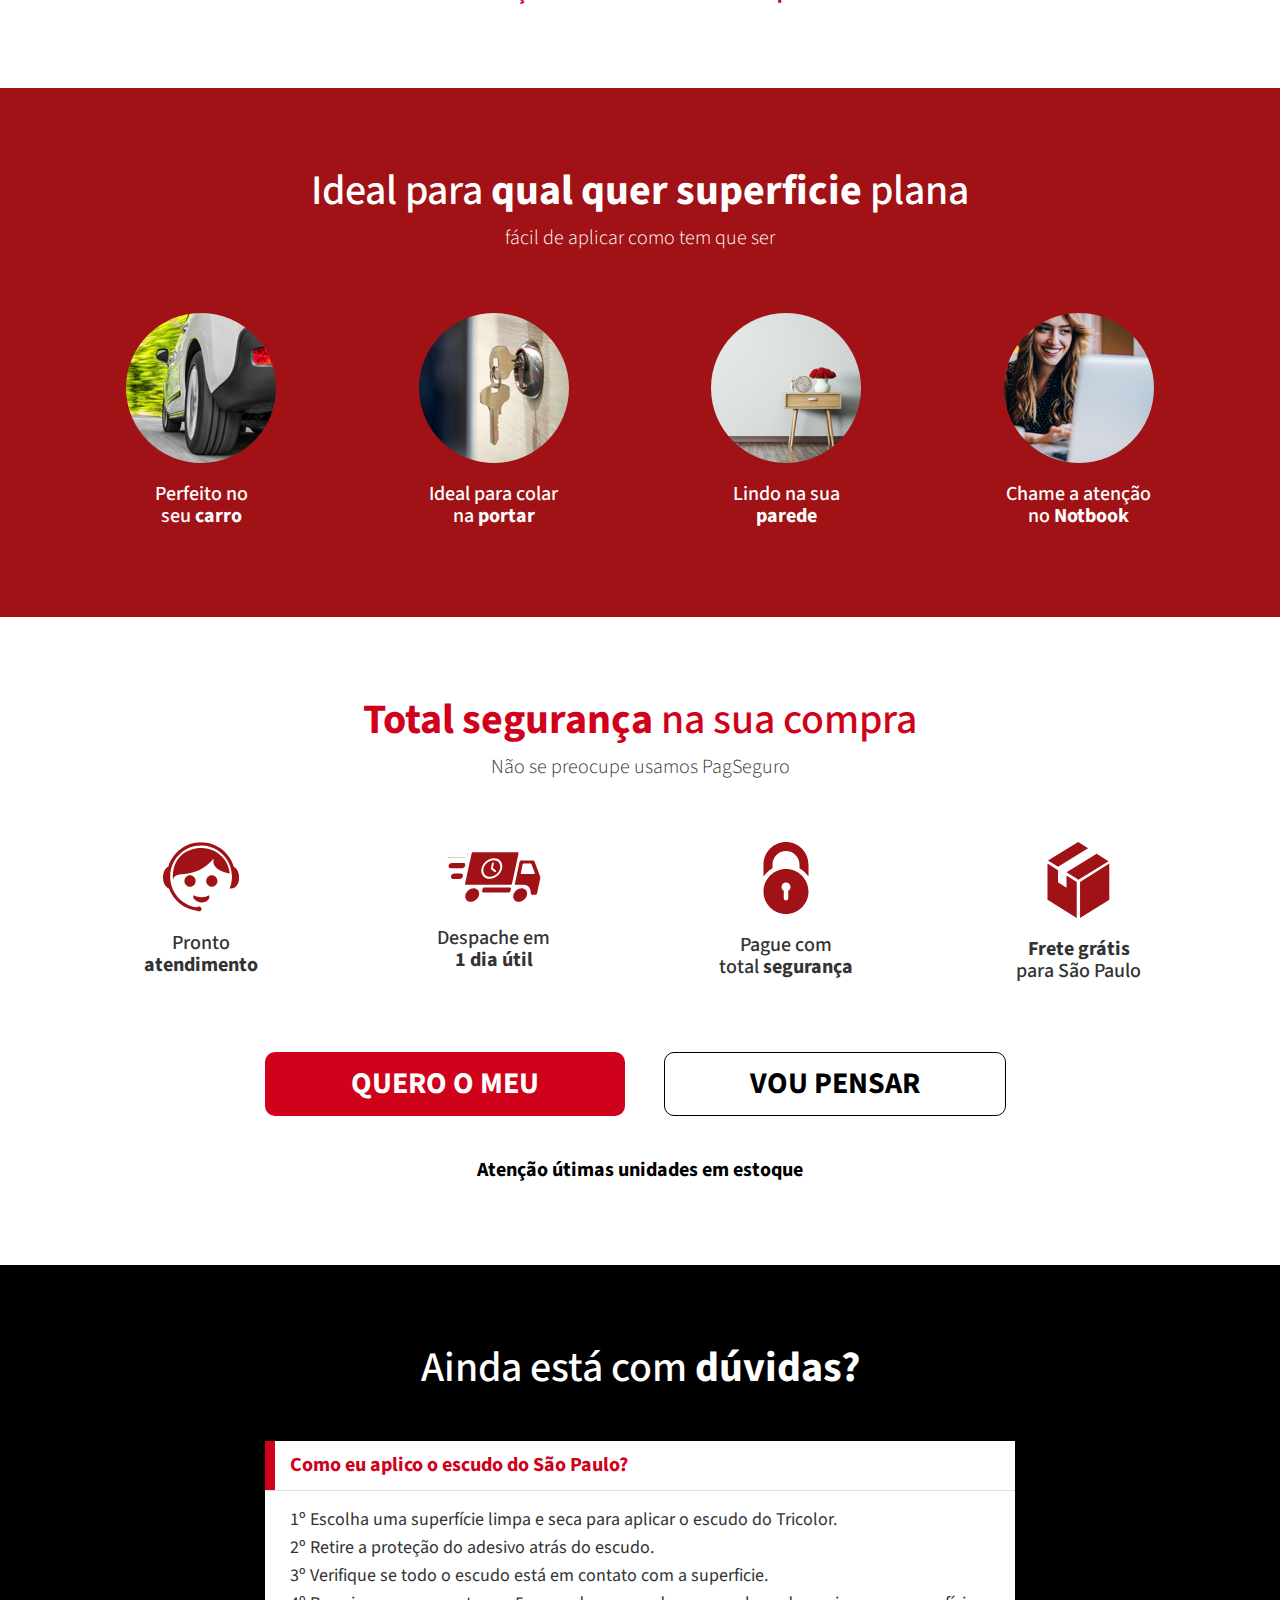
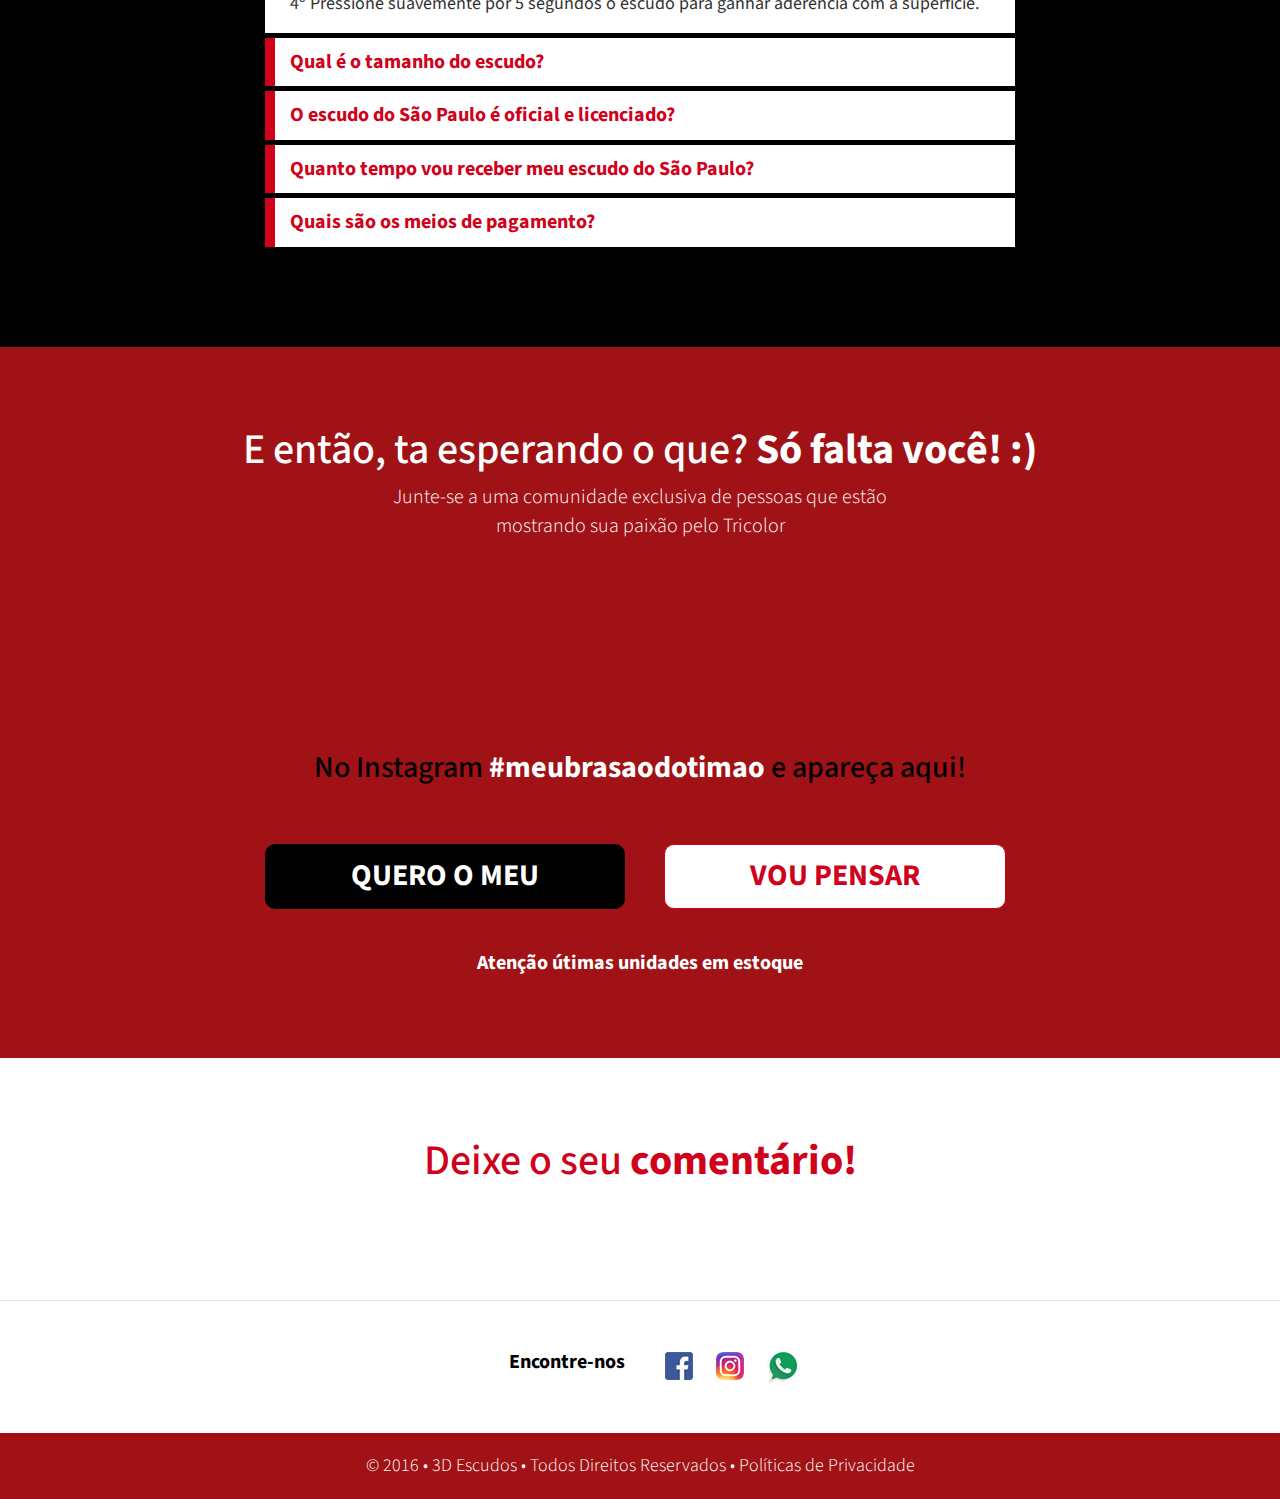
<file: times/sao-paulo.html>
<!DOCTYPE html>
<html lang="pt-br">
<head>
  <meta charset="utf-8">
  <meta http-equiv="X-UA-Compatible" content="IE=edge">
  <meta name="viewport" content="width=device-width, initial-scale=1">
  <!-- As 3 meta tags acima *devem* vir em primeiro lugar dentro do `head`; qualquer outro conteúdo deve vir *após* essas tags -->
  <title>Escudo do São Paulo | Exclusivo brasão e escudo oficial do São Paulo em auto relevo cromado.</title>

  <!-- CSS -->
  <link href="https://fonts.googleapis.com/css?family=Source+Sans+Pro:300,700" rel="stylesheet">
  <link href="https://necolas.github.io/normalize.css/4.1.1/normalize.css" rel="stylesheet">
  <link href="assets/css/bootstrap.min.css" rel="stylesheet">
  <link href="assets/css/main.css" rel="stylesheet">

  <link rel="icon" type="image/png" sizes="96x96" href="assets/img/favicon/sao-paulo-favicon-96x96.png">

  <!-- HTML5 shim e Respond.js para suporte no IE8 de elementos HTML5 e media queries -->
  <!-- ALERTA: Respond.js não funciona se você visualizar uma página file:// -->
  <!--[if lt IE 9]>
  <script src="https://oss.maxcdn.com/html5shiv/3.7.2/html5shiv.min.js"></script>
  <script src="https://oss.maxcdn.com/respond/1.4.2/respond.min.js"></script>
  <![endif]-->
</head>
<body>
  <!-- Layout -->
  <!-- <div class="img-bg"></div> -->

  <!-- Header -->
  <header class="header bg-c-vermelho-f">
    <div class="container">
      <div class="row padding20">
        <div class="col-xs-12 col-lg-3 col-sm-4">
          <img src="assets/img/logo-escudo3d.svg" alt="" class="img-responsive center-block"/>
        </div>
        <div class="col-sm-8 col-lg-6 col-lg-offset-3">
          <p class="header-txt hidden-xs branco">
            Exclusivo brasão e escudo oficial do São Paulo em auto relevo cromado.
          </p>
        </div>
      </div>
    </div>
  </header>

  <!-- Banner -->
  <section class="banner banner-vermelho">
    <div class="container">
      <div class="row margin-top35-sm">
        <div class="col-xs-10 col-xs-offset-1 col-sm-6 col-sm-offset-0 col-md-5 col-md-offset-1 col-lg-5 col-lg-offset-1 brasao-saopaulo">
          <img src="assets/img/brasao/sao-paulo/brasao-sao-paulo.png" alt="" class="img-responsive" />
        </div>
        <div class="col-xs-12 col-sm-6 col-lg-5 col-lg-offset-1 text-center banner-txt branco">
          <h1><span>Mostre</span> para todos <br class="rwd-break"> o tamanho da sua <br class="rwd-break">  <span> paixão pelo Tricolor</span></h1>
          <p class="margin-bottom20">O escudo oficial e licenciado do São Paulo,<br class="rwd-break"> perfeito para colar em qual quer superfície.</p>
          <small>Por apenas</small>
          <h2>R$ 29,90</h2>
          <p class="text-uppercase margin-bottom25">Com <span>Frete grátis</span> para SP</p>
          <!-- INICIO FORMULARIO BOTAO PAGSEGURO -->
          <form action="https://pagseguro.uol.com.br/checkout/v2/payment.html" method="post">
            <!-- NÃO EDITE OS COMANDOS DAS LINHAS ABAIXO -->
            <input type="hidden" name="code" value="4CE30E67DADAD5E994FF4FADBBBE3A6C" />
            <input type="hidden" name="iot" value="button" />
            <button type="image" name="button" class="btn btn-vermelho text-uppercase" name="submit">Quero o meu</button>
          </form>
          <!-- FINAL FORMULARIO BOTAO PAGSEGURO -->
          <p class="margin-bottom60"><span>Atenção útimas unidades em estoque</span></p>
        </div>
      </div>
    </div>
  </section>

  <!-- Qualidade -->
  <section class="qualidade">
    <div class="container">
      <div class="row text-center margin-top80 margin-bottom25">
        <div class="col-xs-12 col-lg-12">
          <h1 class="vermelho">Acabamento de <span>alta qualidade</span></h1>
          <p class="col-xs-12 col-lg-6 col-lg-offset-3">Um produto licenciado altamente exclusivo e com a qualidade e acabamento que você merece</p>
        </div>
      </div>
    </div>
    <div class="container-fluid">
      <div class="row">
        <div class="col-xs-12">
          <img src="assets/img/brasao/sao-paulo/img-brasao-mobi.png" alt="" class="img-responsive center-block visible-xs"/>
          <img src="assets/img/brasao/sao-paulo/img-brasao.png" alt="" class="img-responsive center-block hidden-xs"/>
        </div>
      </div>
    </div>
    <div class="container">
      <div class="row">
        <div class="col-xs-12 margin-top40">
          <img src="assets/img/selo/saopaulo-produto-oficial-licenciado.png" alt="" class="img-responsive center-block"/>
        </div>
      </div>
      <div class="row margin-top40">
        <div class="col-sm-5 col-sm-offset-1 col-lg-4 col-lg-offset-2 col-xs-12">
          <!-- INICIO FORMULARIO BOTAO PAGSEGURO -->
          <form action="https://pagseguro.uol.com.br/checkout/v2/payment.html" method="post">
            <!-- NÃO EDITE OS COMANDOS DAS LINHAS ABAIXO -->
            <input type="hidden" name="code" value="4CE30E67DADAD5E994FF4FADBBBE3A6C" />
            <input type="hidden" name="iot" value="button" />
            <button type="image" name="button" class="btn btn-vermelho text-uppercase center-block" name="submit">Quero o meu</button>
          </form>
          <!-- FINAL FORMULARIO BOTAO PAGSEGURO -->
        </div>
        <div class="col-sm-5 col-lg-4 col-xs-12">
          <button type="button" name="button" class="btn btn-preto text-uppercase center-block" data-toggle="modal" data-target=".bs-example-modal-lg">Vou pensar</button>
        </div>
      </div>
      <div class="row text-center margin-bottom80 margin-top20">
        <div class=" col-lg-12 col-xs-12">
          <p class="vermelho"><span>Atenção útimas unidades em estoque</span></p>
        </div>
      </div>
    </div>
  </section>

  <!-- Superficie -->
  <section class="superficie bg-c-vermelho-f">
    <div class="container branco">
      <div class="row">
        <div class="col-xs-12 col-lg-12 text-center margin-top80 margin-bottom60">
          <h1>Ideal para <span>qual quer superficie</span> plana</h1>
          <p>fácil de aplicar como tem que ser</p>
        </div>
      </div>
      <div class="row margin-bottom80">
        <div class="col-xs-12 col-sm-3 text-center">
          <img src="assets/img/carro-superficie.png" alt="" class="img-responsive center-block"/>
          <h3 class="margin-top20">Perfeito no<br class="rwd-break"> seu <span>carro</span></h3>
        </div>
        <div class="col-xs-12 col-sm-3 text-center superficie-img">
          <img src="assets/img/porta-superficie.png" alt="" class="img-responsive center-block"/>
          <h3 class="margin-top20">Ideal para colar <br> na <span>portar</span></h3>
        </div>
        <div class="col-xs-12 col-sm-3 text-center superficie-img">
          <img src="assets/img/parede-superficie.png" alt="" class="img-responsive center-block"/>
          <h3 class="margin-top20">Lindo na sua <br><span>parede</span></h3>
        </div>
        <div class="col-xs-12 col-sm-3 text-center superficie-img">
          <img src="assets/img/notbook-superficie.png" alt="" class="img-responsive center-block"/>
          <h3 class="margin-top20">Chame a atenção<br> no <span>Notbook</span></h3>
        </div>
      </div>
    </div>
  </section>

  <!-- Segurança -->
  <section class="seguranca">
    <div class="container">
      <div class="row">
        <div class="col-xs-12 col-lg-12 text-center margin-top80 margin-bottom60">
          <h1 class="vermelho"><span>Total segurança</span> na sua compra</h1>
          <p>Não se preocupe usamos PagSeguro</p>
        </div>
      </div>
      <div class="row">
        <div class="col-xs-12 col-sm-3 text-center">
          <img src="assets/img/icon/vermelho/icon-atendimento.svg" alt="" class="img-responsive center-block"/>
          <h3 class="margin-top20">Pronto <br> <span>atendimento</span></h3>
        </div>
        <div class="col-xs-12 col-sm-3 text-center superficie-img">
          <img src="assets/img/icon/vermelho/icon-despache.svg" alt="" class="img-responsive center-block margin-top10 margin-bottom25"/>
          <h3 class="margin-top20">Despache em <br> <span>1 dia útil</span></h3>
        </div>
        <div class="col-xs-12 col-sm-3 text-center superficie-img">
          <img src="assets/img/icon/vermelho/icon-seguranca.svg" alt="" class="img-responsive center-block"/>
          <h3 class="margin-top20">Pague com <br> total <span>segurança</span></h3>
        </div>
        <div class="col-xs-12 col-sm-3 text-center superficie-img">
          <img src="assets/img/icon/vermelho/icon-frete.svg" alt="" class="img-responsive center-block"/>
          <h3 class="margin-top20"><span>Frete grátis</span> <br> para São Paulo</h3>
        </div>

      </div>
      <div class="row margin-top60">
        <div class="col-sm-5 col-sm-offset-1 col-lg-4 col-lg-offset-2 col-xs-12">
          <!-- INICIO FORMULARIO BOTAO PAGSEGURO -->
          <form action="https://pagseguro.uol.com.br/checkout/v2/payment.html" method="post">
            <!-- NÃO EDITE OS COMANDOS DAS LINHAS ABAIXO -->
            <input type="hidden" name="code" value="4CE30E67DADAD5E994FF4FADBBBE3A6C" />
            <input type="hidden" name="iot" value="button" />
            <button type="image" name="button" class="btn btn-vermelho text-uppercase center-block" name="submit">Quero o meu</button>
          </form>
          <!-- FINAL FORMULARIO BOTAO PAGSEGURO -->
        </div>
        <div class="col-sm-5 col-lg-4 col-xs-12">
          <button type="button" name="button" class="btn btn-preto text-uppercase center-block" data-toggle="modal" data-target=".bs-example-modal-lg">Vou pensar</button>
        </div>
      </div>
      <div class="row text-center margin-bottom80 margin-top20">
        <div class=" col-lg-12 col-xs-12">
          <p class="preto"><span>Atenção útimas unidades em estoque</span></p>
        </div>
      </div>

    </div>
  </section>

  <!-- Dúvidas -->
  <section class="duvidas bg-c-preto">
    <div class="container">
      <div class="row">
        <div class="col-xs-12 col-lg-12 text-center margin-top80 margin-bottom40 branco">
          <h1>Ainda está com <span>dúvidas?</span></h1>
        </div>
      </div>
      <div class="row margin-bottom80">
        <div class="col-xs-12 col-sm-8 col-sm-offset-2">
          <div class="panel-group" id="accordion" role="tablist" aria-multiselectable="true">
            <div class="panel panel-default">
              <div class="panel-heading border-vermelho" role="tab" id="headingOne">
                <p class="margin0">
                  <span><a role="button" data-toggle="collapse" data-parent="#accordion" href="#collapseOne" aria-expanded="true" aria-controls="collapseOne" class="vermelho">
                    Como eu aplico o escudo do São Paulo?
                  </a></span>
                </p>
              </div>
              <div id="collapseOne" class="panel-collapse collapse in" role="tabpanel" aria-labelledby="headingOne">
                <div class="panel-body">
                  1º Escolha uma superfície limpa e seca para aplicar o escudo do Tricolor.<br>
                  2º Retire a proteção do adesivo atrás do escudo.<br>
                  3º Verifique se todo o escudo está em contato com a superficie. <br>
                  4º Pressione suavemente por 5 segundos o escudo para ganhar aderencia com a superfície.<br>
                </div>
              </div>
            </div>
            <div class="panel panel-default">
              <div class="panel-heading border-vermelho" role="tab" id="headingTwo">
                <p class="margin0">
                  <span><a class="collapsed vermelho" role="button" data-toggle="collapse" data-parent="#accordion" href="#collapseTwo" aria-expanded="false" aria-controls="collapseTwo">
                    Qual é o tamanho do escudo?
                  </a></span>
                </p>
              </div>
              <div id="collapseTwo" class="panel-collapse collapse" role="tabpanel" aria-labelledby="headingTwo">
                <div class="panel-body">
                  O escudo tem 13 cm de altura por 10,5 cm largura.
                </div>
              </div>
            </div>
            <div class="panel panel-default">
              <div class="panel-heading border-vermelho" role="tab" id="headingThree">
                <p class="margin0">
                  <span><a class="collapsed vermelho" role="button" data-toggle="collapse" data-parent="#accordion" href="#collapseThree" aria-expanded="false" aria-controls="collapseThree">
                    O escudo do São Paulo é oficial e licenciado?
                  </a></span>
                </p>
              </div>
              <div id="collapseThree" class="panel-collapse collapse" role="tabpanel" aria-labelledby="headingThree">
                <div class="panel-body">
                  Sim, é um produto exclusivo na internet e oficial do São Paulo.
                </div>
              </div>
            </div>
            <div class="panel panel-default">
              <div class="panel-heading border-vermelho" role="tab" id="headingThree">
                <p class="margin0">
                  <span><a class="collapsed vermelho" role="button" data-toggle="collapse" data-parent="#accordion" href="#collapseFour" aria-expanded="false" aria-controls="collapseFour">
                    Quanto tempo vou receber meu escudo do São Paulo?
                  </a></span>
                </p>
              </div>
              <div id="collapseFour" class="panel-collapse collapse" role="tabpanel" aria-labelledby="headingFour">
                <div class="panel-body">
                  Dispachamos o escudo em até 3 dias úteis mais o tempo de trasporte do Correios, que pode variar dependendo da região.
                </div>
              </div>
            </div>

            <div class="panel panel-default">
              <div class="panel-heading border-vermelho" role="tab" id="headingThree">
                <p class="margin0">
                  <span><a class="collapsed vermelho" role="button" data-toggle="collapse" data-parent="#accordion" href="#collapseFive" aria-expanded="false" aria-controls="collapseFive">
                    Quais são os meios de pagamento?
                  </a></span>
                </p>
              </div>
              <div id="collapseFive" class="panel-collapse collapse" role="tabpanel" aria-labelledby="headingFive">
                <div class="panel-body">
                  Para maior segurança usamos como meio de pagamento o serviço UOL PagSeguro, ele aceita as principais bandeiras de cartão com total segurança.
                </div>
              </div>
            </div>

          </div>
        </div>
      </div>
    </div>
  </section>

  <!-- Instagram -->
  <section class="instagram branco bg-c-vermelho-f">
    <div class="container">
      <div class="row text-center margin-top80 margin-bottom25">
        <div class="col-xs-12 col-lg-12">
          <h1>E então, ta esperando o que? <span>Só falta você! :)</span></h1>
          <p class="col-xs-12 col-lg-6 col-lg-offset-3">Junte-se a uma comunidade exclusiva de pessoas que estão <br> mostrando sua paixão pelo Tricolor</p>
        </div>
      </div>

      <div class="row">
        <div class="col-xs-12">
          <!-- LightWidget WIDGET -->
          <script src="//lightwidget.com/widgets/lightwidget.js"></script><iframe src="//lightwidget.com/widgets/1efbd237d74f5f268d4b60496321b68c.html" id="lightwidget_1efbd237d7" name="lightwidget_1efbd237d7"  scrolling="no" allowtransparency="true" class="lightwidget-widget hidden-xs" style="width: 100%; border: 0; overflow: hidden;"></iframe>      </div>
          <div class="row">
            <div class="col-xs-12 text-center margin-top20">
              <h4 class="preto">No Instagram <span class="branco">#meubrasaodotimao</span> e apareça aqui!</h4>
            </div>
          </div>
        </div>

        <div class="row margin-top50">
          <div class="col-sm-5 col-sm-offset-1 col-lg-4 col-lg-offset-2 col-xs-12">
            <!-- INICIO FORMULARIO BOTAO PAGSEGURO -->
            <form action="https://pagseguro.uol.com.br/checkout/v2/payment.html" method="post">
              <!-- NÃO EDITE OS COMANDOS DAS LINHAS ABAIXO -->
              <input type="hidden" name="code" value="4CE30E67DADAD5E994FF4FADBBBE3A6C" />
              <input type="hidden" name="iot" value="button" />
              <button type="image" name="button" class="btn btn-preto-v text-uppercase center-block" name="submit">Quero o meu</button>
            </form>
            <!-- FINAL FORMULARIO BOTAO PAGSEGURO -->
          </div>
          <div class="col-sm-5 col-lg-4 col-xs-12">
            <button type="button" class="btn btn-vermelho-v text-uppercase center-block" data-toggle="modal" data-target=".bs-example-modal-lg">Vou pensar</button>
          </div>
        </div>
        <div class="row text-center margin-bottom80 margin-top20">
          <div class=" col-lg-12 col-xs-12">
            <p class=""><span>Atenção útimas unidades em estoque</span></p>
          </div>
        </div>
      </div>
    </section>

    <!-- Comentários -->
    <section class="comentarios">
      <div class="container">
        <div class="row text-center margin-top80 margin-bottom25">
          <div class="col-xs-12 col-lg-12">
            <h1 class="vermelho">Deixe o seu <span>comentário!</span></h1>
          </div>
        </div>

        <div class="row">
          <div class="col-xs-12 col-sm-10 col-sm-offset-1 margin-bottom80">
            <div id="fb-root"></div>
            <script>(function(d, s, id) {
              var js, fjs = d.getElementsByTagName(s)[0];
              if (d.getElementById(id)) return;
              js = d.createElement(s); js.id = id;
              js.src = "//connect.facebook.net/pt_BR/sdk.js#xfbml=1&version=v2.8";
              fjs.parentNode.insertBefore(js, fjs);
            }(document, 'script', 'facebook-jssdk'));</script>
            <div class="fb-comments" data-href="https://felipeleiteme.github.io/escudos-3d/corinthians/" data-width="960" data-numposts="4"></div>
          </div>
        </div>

      </div>
    </div>
  </section>

  <!-- Social -->
  <section class="social">
    <div class="container">
      <div class="row margin-top40 margin-bottom40">
        <div class="col-xs-6 ">
          <h3 class="pull-right"><span class="preto">Encontre-nos</span></h3>
        </div>
        <div class="col-xs-6 pull-right">
          <img src="assets/img/book.png" alt="" class="icon"/>
          <img src="assets/img/instagram1.png" alt="" class="icon"/>
          <img src="assets/img/whatsapp.png" alt="" class="icon"/>
        </div>

      </div>
    </div>
  </section>

  <!-- Rodapé -->
  <footer class="footer bg-c-vermelho-f">
    <div class="container">
      <div class="row">
        <div class="col-xs-12 branco margin-top20 margin-bottom20">
          <p class="text-center header-txt">© 2016 • 3D Escudos • Todos Direitos Reservados • Políticas de Privacidade</p>
        </div>
      </div>
    </div>
  </footer>

  <!-- Modal -->
  <div class="modal fade bs-example-modal-lg branco" tabindex="-1" role="dialog" aria-labelledby="myLargeModalLabel">
    <div class="modal-dialog" role="document">
      <div class="modal-content bg-c-vermelho-f">
        <div class="row margin-row">
          <div class="modal-body col-md-5 hidden-xs hidden-sm">
            <img src="assets/img/modal/img-brasao-saopaulo.png" alt="img-responsive " />
          </div>
          <div class="col-xs-12 col-sm-10 col-sm-offset-1 col-md-6 col-md-offset-0">
            <div class="text-center padding-left20-md">
              <p class="txt-modal">Que tal um </p>
              <h1 class="titulo-modal"><span class="text-uppercase">Desconto surpresa?</span></h1>
              <input type="text" placeholder="Deixe seu e-mail e decubra" class="form-control center-block margin-top30" id="recipient-name">
              <button type="button" class="btn btn-preto-modal text-uppercase center-block" data-toggle="modal" data-target=".bs-example-modal-lg">Receber desconto</button>
              <p class="paragrafo-modal">Aproveite essa oportunidade única de mostrar toda a sua paixão pelo verdão!</p>
            </div>
          </div>
          <div class="modal-fechar">
            <button type="button" class="close" data-dismiss="modal" aria-label="Close"><span aria-hidden="true"><img src="assets/img/fechar.svg" alt="center-block" /></span></button>
          </div>
        </div>
      </div>
    </div>
  </div>

  <!-- JS -->
  <script src="https://ajax.googleapis.com/ajax/libs/jquery/1.11.3/jquery.min.js"></script>
  <script src="assets/js/bootstrap.min.js"></script>
  <script src="assets/js/main.js"></script>

</body>
</html>
</file>
<file: corinthias/assets/css/main.css>
/*==========  Geral  ==========*/

body {font-family: 'Source Sans Pro', sans-serif; font-weight: 300;}
p {font-size: 18px;}
h1 {font-size: 32px; margin-bottom: 5px; margin-top: 0px;}
h2 {font-size: 64px; font-weight: 700; margin-top: -5px; margin-bottom: 0px;}
h3 {font-size: 20px;}
h4 {font-size: 30px;}
small {font-size: 16px;}
span {font-weight: 700;}
a {color: #000;}
a.focus, a:focus, a:hover {text-decoration: none; color: #000;}

::selection {background: #D0021B; /* WebKit/Blink Browsers */}
::-moz-selection {background: #D0021B; /* Gecko Browsers */}

.margin0 {margin: 0 0 0 0;}
.margin-top10 {margin-top: 10px;}
.margin-top20 {margin-top: 20px;}
.margin-top30 {margin-top: 30px;}
.margin-top40 {margin-top: 40px;}
.margin-top50 {margin-top: 50px;}
.margin-top60 {margin-top: 60px;}
.margin-top80 {margin-top: 80px;}

.margin-bottom10 {margin-bottom: 10px;}
.margin-bottom20 {margin-bottom: 20px;}
.margin-bottom25 {margin-bottom: 25px;}
.margin-bottom40 {margin-bottom: 40px;}
.margin-bottom60 {margin-bottom: 60px;}
.margin-bottom80 {margin-bottom: 80px;}

.padding20 {padding: 20px 0;}
.font-size24 {font-size: 24px;}
.rwd-break { display: none;}
.branco {color: #fff;}
.vermelho {color: #D0021B;}
.panel-body {font-size: 16px; font-weight: 400; line-height: 26px; padding: 15px 25px;}

.btn-vermelho {background-color: #D0021B; color: #fff; font-size: 30px; font-weight: 700; border-radius: 10px;}
.btn-vermelho {padding: 15px 50px; margin-bottom: 20px;}
.btn-vermelho.focus, .btn-vermelho:focus, .btn-vermelho:hover {background-color: #A10014; color: #fff;}

.btn-preto {background-color: #fff; color: #000; font-size: 30px; font-weight: 700; border-radius: 10px; border-style: solid; border-width: 1px; border-color: #000;}
.btn-preto {padding: 15px 60px; margin-bottom: 20px;}
.btn-preto.focus, .btn-preto:focus, .btn-preto:hover {background-color: #343434; color: #fff;}


.panel-default>.panel-heading { border-left: 10px solid #000; background-color: #fff; border-top-left-radius: 0px; border-top-right-radius: 0px;}
.panel-group .panel {border-radius: 0px; border: 0px solid transparent;}
.panel-default {background-color: #fff;}

/*==========  Site  ==========*/

/*Layout*/
.img-bg {background-image: url(../img/desktop.png); background-position: center top; width: 1920px; height: 5561px; opacity: 0.2; position: absolute;}
.header {background-color: #000; height: 90px;}
.header p {color: #fff; padding-top: 10px;}

/*background-attachment: fixed;*/

.header-txt {font-size: 16px;}

.brasao {margin-top: 30px; margin-bottom: 10px;}

/*banner*/
.banner {background-image: url(../img/img-bg.png); background-color: #000; background-position: center top; background-size: cover; height: auto;}

/*Qualidade*/
.qualidade {height: auto;}

/*Superfície*/
.superficie {background-color: #000; height: auto;}
.superficie-img {padding-top: 30px;}

/*Segurança*/
.seguranca {height: auto;}

/*Dúvidas*/
.duvidas {background-color: #D0021B; height: auto;}

/*Instagram*/
.instagram {background-color: #000; height: auto;}

/*Comentários*/
.comentarios {height: auto;}

/*Social*/
.social {height: auto; border-top: 1px solid #E3E3E3;}
.social h3 {color: #D0021B; position: relative; top: -10px;}
.icon {padding: 0 5px;}

/*Rodapé*/
.footer {height: auto; background-color: #000;}


/*==========  Mobile First Method  ==========*/

/* Custom, iPhone Retina */
@media only screen and (min-width : 320px) {

}

/* Extra Small Devices, Phones */
@media only screen and (min-width : 480px) {



}

/* Small Devices, Tablets */
@media only screen and (min-width : 768px) {

h1 {font-size: 36px;}
p {font-size: 20px;}

.rwd-break { display: block;}
.margin-top35-sm {margin-top: 35px;}

.brasao {margin-top: 30px;}
.banner {height: 600px;}
.banner-txt {text-align: left; margin-top: 0;}

.superficie-img {padding-top: 0px;}


}

/* Medium Devices, Desktops */
@media only screen and (min-width : 992px) {

.header-txt {font-size: 18px;}

.brasao {margin-top: 30px;}
.banner {height: 650px;}
.banner-txt {margin-top: 40px;}

.btn-vermelho {padding: 10px 85px;}
.btn-preto {padding: 10px 85px;}

}

/* Large Devices, Wide Screens */
@media only screen and (min-width : 1200px) {

.banner {height: 700px;}
.banner-txt {margin-top: 70px;}

}
</file>
<file: times/assets/css/main.css>
/*==========  Geral  ==========*/
body {font-family: 'Source Sans Pro', sans-serif; font-weight: 300; }
p {font-size: 18px;}
h1 {font-size: 32px; margin-bottom: 10px; margin-top: 0px;}
h2 {font-size: 64px; font-weight: 700; margin-top: -5px; margin-bottom: 0px;}
h3 {font-size: 20px;}
h4 {font-size: 30px;}
small {font-size: 18px;}
span {font-weight: 700;}
p {margin: 0;}
a {color: #000;}
a.focus, a:focus, a:hover {text-decoration: none; color: #343434;}

::selection {background: #fff; /* WebKit/Blink Browsers */}
::-moz-selection {background: #fff; /* Gecko Browsers */}

.margin0 {margin: 0 0 0 0;}

.margin-top10 {margin-top: 10px;}
.margin-top20 {margin-top: 20px;}
.margin-top30 {margin-top: 30px;}
.margin-top40 {margin-top: 40px;}
.margin-top50 {margin-top: 50px;}
.margin-top60 {margin-top: 60px;}
.margin-top80 {margin-top: 80px;}

.margin-bottom10 {margin-bottom: 10px;}
.margin-bottom20 {margin-bottom: 20px;}
.margin-bottom25 {margin-bottom: 25px;}
.margin-bottom40 {margin-bottom: 40px;}
.margin-bottom60 {margin-bottom: 60px;}
.margin-bottom80 {margin-bottom: 80px;}

.padding20 {padding: 20px 0;}
.padding-left20 {padding-left: 10px;}

.font-size24 {font-size: 24px;}
.font-size26 {font-size: 26px;}

.rwd-break { display: none;}

.branco {color: #fff;}
.vermelho {color: #D0021B;}
.verde {color: #17633a;}
.dourado {color: #BCA651;}
.preto {color: #000;}
.amarelo {color: #FECC02;}

.bg-c-vermelho {background-color: #D0021B;}
.bg-c-preto {background-color: #000;}
.bg-c-dourado {background-color: #BCA651;}
.bg-c-verde {background-color: #17633a;}
.bg-c-vermelho-f {background-color: #A01215;}
.bg-c-branco {background-color: #fff;}
.bg-c-amarelo {background-color: #FECC02;}

.btn-vermelho {background-color: #D0021B; color: #fff; font-size: 30px; font-weight: 700; border-radius: 10px;}
.btn-vermelho {padding: 15px 50px; margin-bottom: 20px;}
.btn-vermelho.focus, .btn-vermelho:focus, .btn-vermelho:hover {background-color: #A10014; color: #fff;}

.btn-amarelo {background-color: #FECC02; color: #000; font-size: 30px; font-weight: 700; border-radius: 10px;}
.btn-amarelo {padding: 15px 50px; margin-bottom: 20px;}
.btn-amarelo.focus, .btn-amarelo:focus, .btn-amarelo:hover {background-color: #D4AA00; color: #000;}

.btn-preto-v {background-color: #000; color: #fff; font-size: 30px; font-weight: 700; border-radius: 10px;}
.btn-preto-v {padding: 15px 50px; margin-bottom: 20px;}
.btn-preto-v.focus, .btn-preto-v:focus, .btn-preto-v:hover {background-color: #343434; color: #fff;}

.btn-vermelho-modal {background-color: #D0021B; color: #fff; font-size: 24px; font-weight: 700; border-radius: 10px;}
.btn-vermelho-modal {padding: 15px 23px; margin-bottom: 20px;}
.btn-vermelho-modal.focus, .btn-vermelho-modal:focus, .btn-vermelho-modal:hover {background-color: #A10014; color: #fff;}

.btn-preto-modal {background-color: #000; color: #fff; font-size: 24px; font-weight: 700; border-radius: 10px;}
.btn-preto-modal {padding: 15px 23px; margin-bottom: 20px;}
.btn-preto-modal.focus, .btn-preto-modal:focus, .btn-preto-modal:hover {background-color: #343434; color: #fff;}

.btn-dourado {background-color: #BCA651; color: #fff; font-size: 30px; font-weight: 700; border-radius: 10px;}
.btn-dourado {padding: 15px 50px; margin-bottom: 20px;}
.btn-dourado.focus, .btn-dourado:focus, .btn-dourado:hover {background-color: #A8923E; color: #fff;}

.btn-dourado-modal {background-color: #BCA651; color: #fff; font-size: 24px; font-weight: 700; border-radius: 10px;}
.btn-dourado-modal {padding: 15px 23px; margin-bottom: 20px;}
.btn-dourado-modal.focus, .btn-dourado-modal:focus, .btn-dourado-modal:hover {background-color: #A8923E; color: #fff;}

.btn-preto {background-color: #fff; color: #000; font-size: 30px; font-weight: 700; border-radius: 10px; border-style: solid; border-width: 1px; border-color: #000;}
.btn-preto {padding: 15px 60px; margin-bottom: 20px;}
.btn-preto.focus, .btn-preto:focus, .btn-preto:hover {background-color: #343434; color: #fff;}

.btn-vermelho-v {background-color: #fff; color: #D0021B; font-size: 30px; font-weight: 700; border-radius: 10px; border-style: solid; border-width: 1px; border-color: #D0021B;}
.btn-vermelho-v {padding: 15px 60px; margin-bottom: 20px;}
.btn-vermelho-v.focus, .btn-vermelho-v:focus, .btn-vermelho-v:hover {background-color: #D0021B; color: #fff;}

.btn-verde {background-color: #fff; color: #17633a; font-size: 30px; font-weight: 700; border-radius: 10px; border-style: solid; border-width: 1px; border-color: #17633a;}
.btn-verde {padding: 15px 60px; margin-bottom: 20px;}
.btn-verde.focus, .btn-verde:focus, .btn-verde:hover {background-color: #104729; color: #fff;}

.btn.focus, .btn:focus, .btn:hover {color: #fff; text-decoration: none;}

.panel-default>.panel-heading {background-color: #fff; border-top-left-radius: 0px; border-top-right-radius: 0px;}
.panel-group .panel {border-radius: 0px; border: 0px solid transparent; }
.panel-body {font-size: 18px; font-weight: 400; line-height: 28px; padding: 15px 25px;}

.border-preto {border-left: 10px solid #000; border-color: #000 !important;}
.border-verde {border-left: 10px solid #17633a; border-color: #17633a !important;}
.border-vermelho {border-left: 10px solid #D0021B; border-color: #D0021B !important;}

.modal-fechar {position: relative; top: -400px; right: 18px;}
.modal-content {border-radius: 0px; -webkit-box-shadow: none; box-shadow: none;}
.modal-body {height: 450px; padding: 0;}
.margin-row {margin-right: 0px; margin-left: 0px;}
.form-control {height: 65px; border-radius: 10px; margin-bottom: 20px; font-size: 20px; text-align: center; border: 0px solid #fff;}
.titulo-modal {font-size: 42px;}
.paragrafo-modal {font-size: 16px; margin-bottom: 40px;}
.txt-modal {margin-top: 30px; font-size: 24px; margin-bottom: 0px;}

.modal-backdrop {background-color: #fff;}
.modal-backdrop.in { filter: alpha(opacity=90); opacity: .9;}


/*==========  Site  ==========*/

/*Layout*/
.img-bg {background-image: url(../img/desktop.png); background-position: center top; width: 1920px; height: 5561px; opacity: 0.2; position: absolute;}
.header {height: 90px;}
.header p {padding-top: 10px;}

/*background-attachment: fixed;*/

.header-txt {font-size: 16px;}
.brasao {margin-top: 30px; margin-bottom: 10px;}

/*banner*/
.banner {background-position: center top; background-size: cover; height: auto;}
.banner-preto {background-image: url(../img/banner/corinthians-img-bg.png); background-color: #000; }
.banner-verde {background-image: url(../img/banner/palmeiras-img-bg.png); background-color: #17633a; }
.banner-vermelho {background-image: url(../img/banner/sao-paulo-img-bg.png); background-color: #5f0004; }


/*Qualidade*/
.qualidade {height: auto;}

/*Superfície*/
.superficie {height: auto;}


.superficie-img {padding-top: 30px;}

/*Segurança*/
.seguranca {height: auto;}

/*Dúvidas*/
.duvidas {height: auto;}

/*Instagram*/
.instagram {height: auto;}

/*Comentários*/
.comentarios {height: auto;}

/*Social*/
.social {height: auto; border-top: 1px solid #E3E3E3;}
.social h3 {color: #D0021B; position: relative; top: -10px;}
.icon {padding: 0 10px; margin-top: 8px;}

/*Rodapé*/
.footer {height: auto;}


/*==========  Mobile First Method  ==========*/

/* Custom, iPhone Retina */
@media only screen and (min-width : 320px) {

  .modal-dialog {width: 300px;margin: 30px auto;}

}

/* Extra Small Devices, Phones */
@media only screen and (min-width : 480px) {

  .modal-dialog {width: 480px;margin: 30px auto;}

}

/* Small Devices, Tablets */
@media only screen and (min-width : 768px) {

  p {font-size: 20px;}
  .rwd-break { display: block;}
  .margin-top35-sm {margin-top: 35px;}
  .brasao {margin-top: 30px;}
  .banner {height: 600px;}
  .banner-txt {text-align: left; margin-top: 0;}
  .superficie-img {padding-top: 0px;}
  .btn-vermelho-modal {padding: 16px 75px;}
  .btn-dourado-modal {padding: 16px 75px;}
  .btn-preto-modal {padding: 16px 75px;}
  .modal-fechar {position: relative; top: 15px; right: 20px;}

}

/* Medium Devices, Desktops */
@media only screen and (min-width : 992px) {

  h1 {font-size: 42px;}
  .header-txt {font-size: 18px;}
  .brasao {margin-top: 30px;}
  .brasao-santos {margin-top: 90px;}
  .brasao-palmeiras {margin-top: 70px;}
  .brasao-saopaulo {margin-top: 50px;}
  .banner {height: 650px;}
  .banner-txt {margin-top: 40px;}
  .btn-vermelho {padding: 10px 85px;}
  .btn-amarelo {padding: 10px 85px;}
  .btn-vermelho-modal {padding: 16px 93px;}
  .btn-dourado-modal {padding: 16px 93px;}
  .btn-preto-modal {padding: 16px 93px;}
  .btn-dourado {padding: 10px 85px;}
  .btn-preto {padding: 10px 85px;}
  .btn-preto-v {padding: 10px 85px;}
  .btn-vermelho-v {padding: 10px 85px;}
  .btn-verde {padding: 10px 85px;}
  .modal-dialog {width: 920px;margin: 30px auto;}
  .form-control {height: 65px;}
  .padding-left20-md {padding-left: 20px;}
  .titulo-modal {font-size: 40px;}
  .txt-modal {margin-top: 55px;}

}

/* Large Devices, Wide Screens */
@media only screen and (min-width : 1200px) {

  .banner {height: 700px;}
  .banner-txt {margin-top: 70px;}


}
</file>
